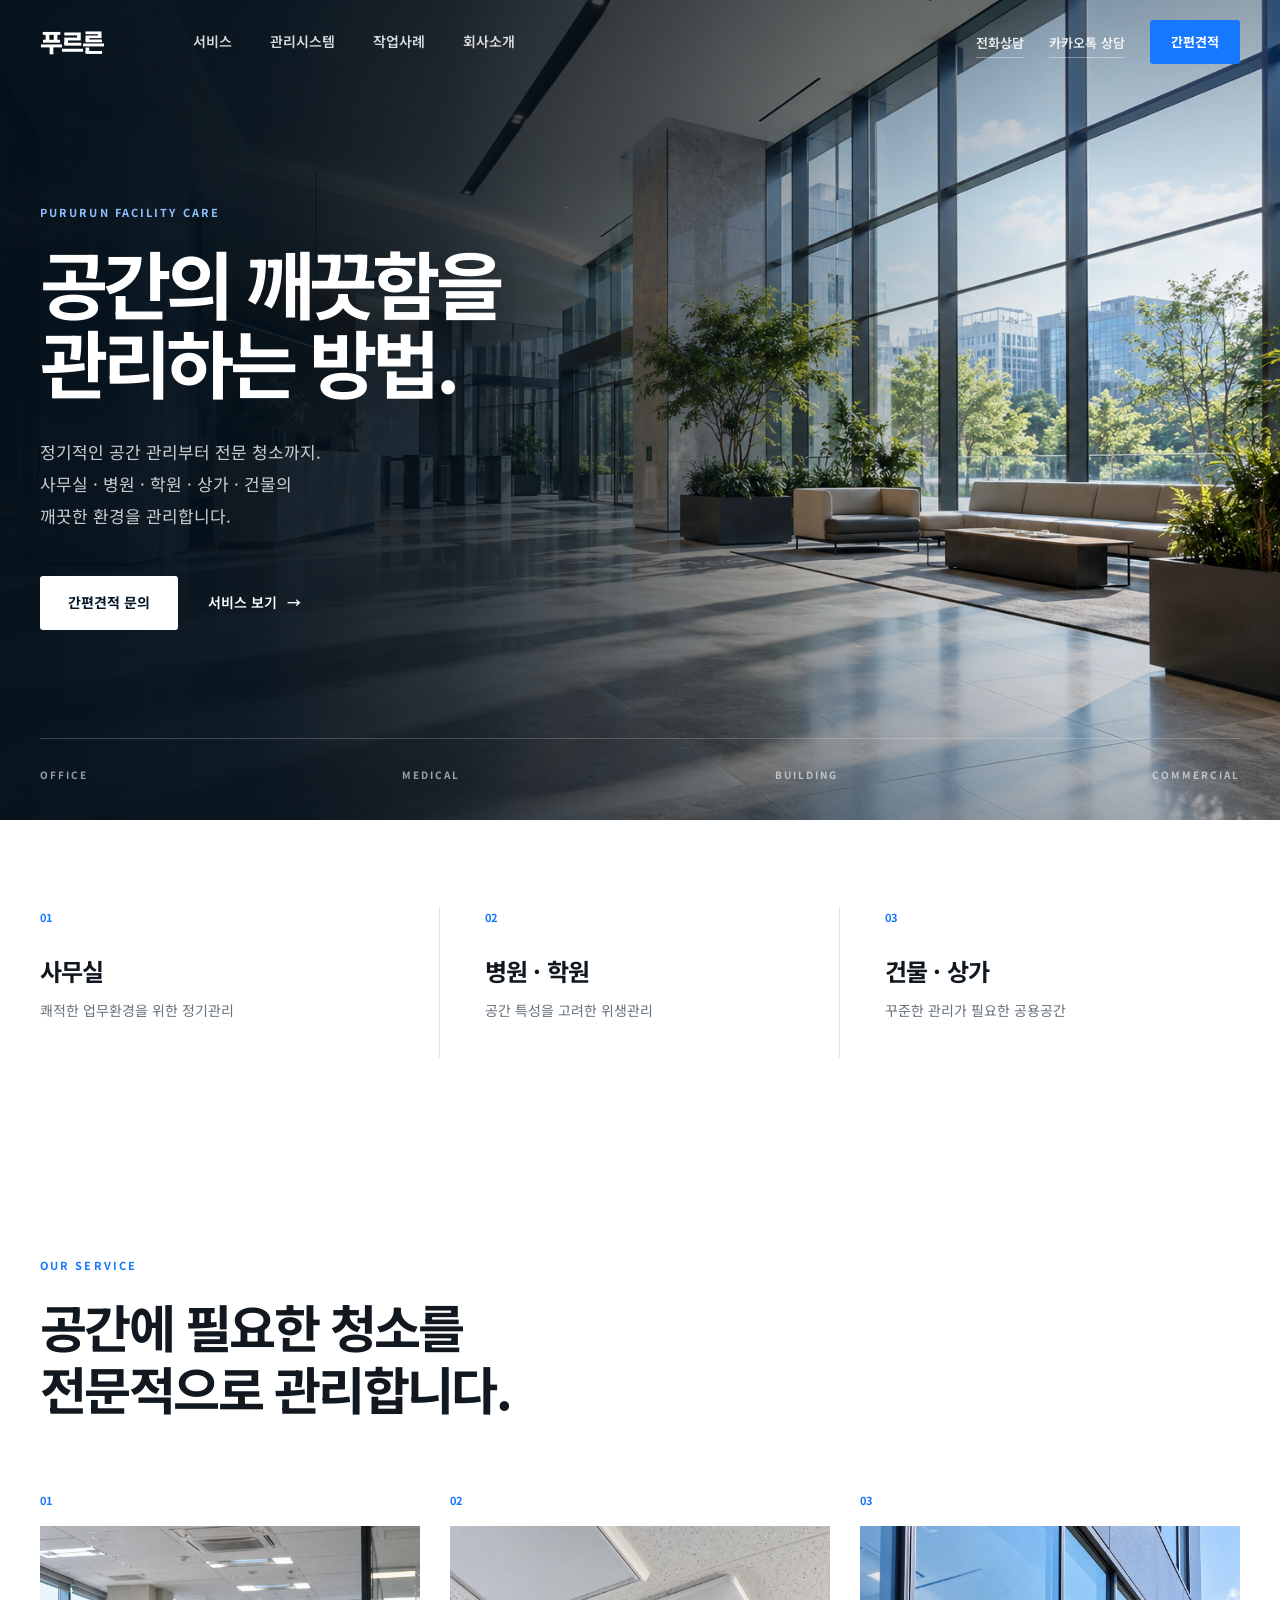
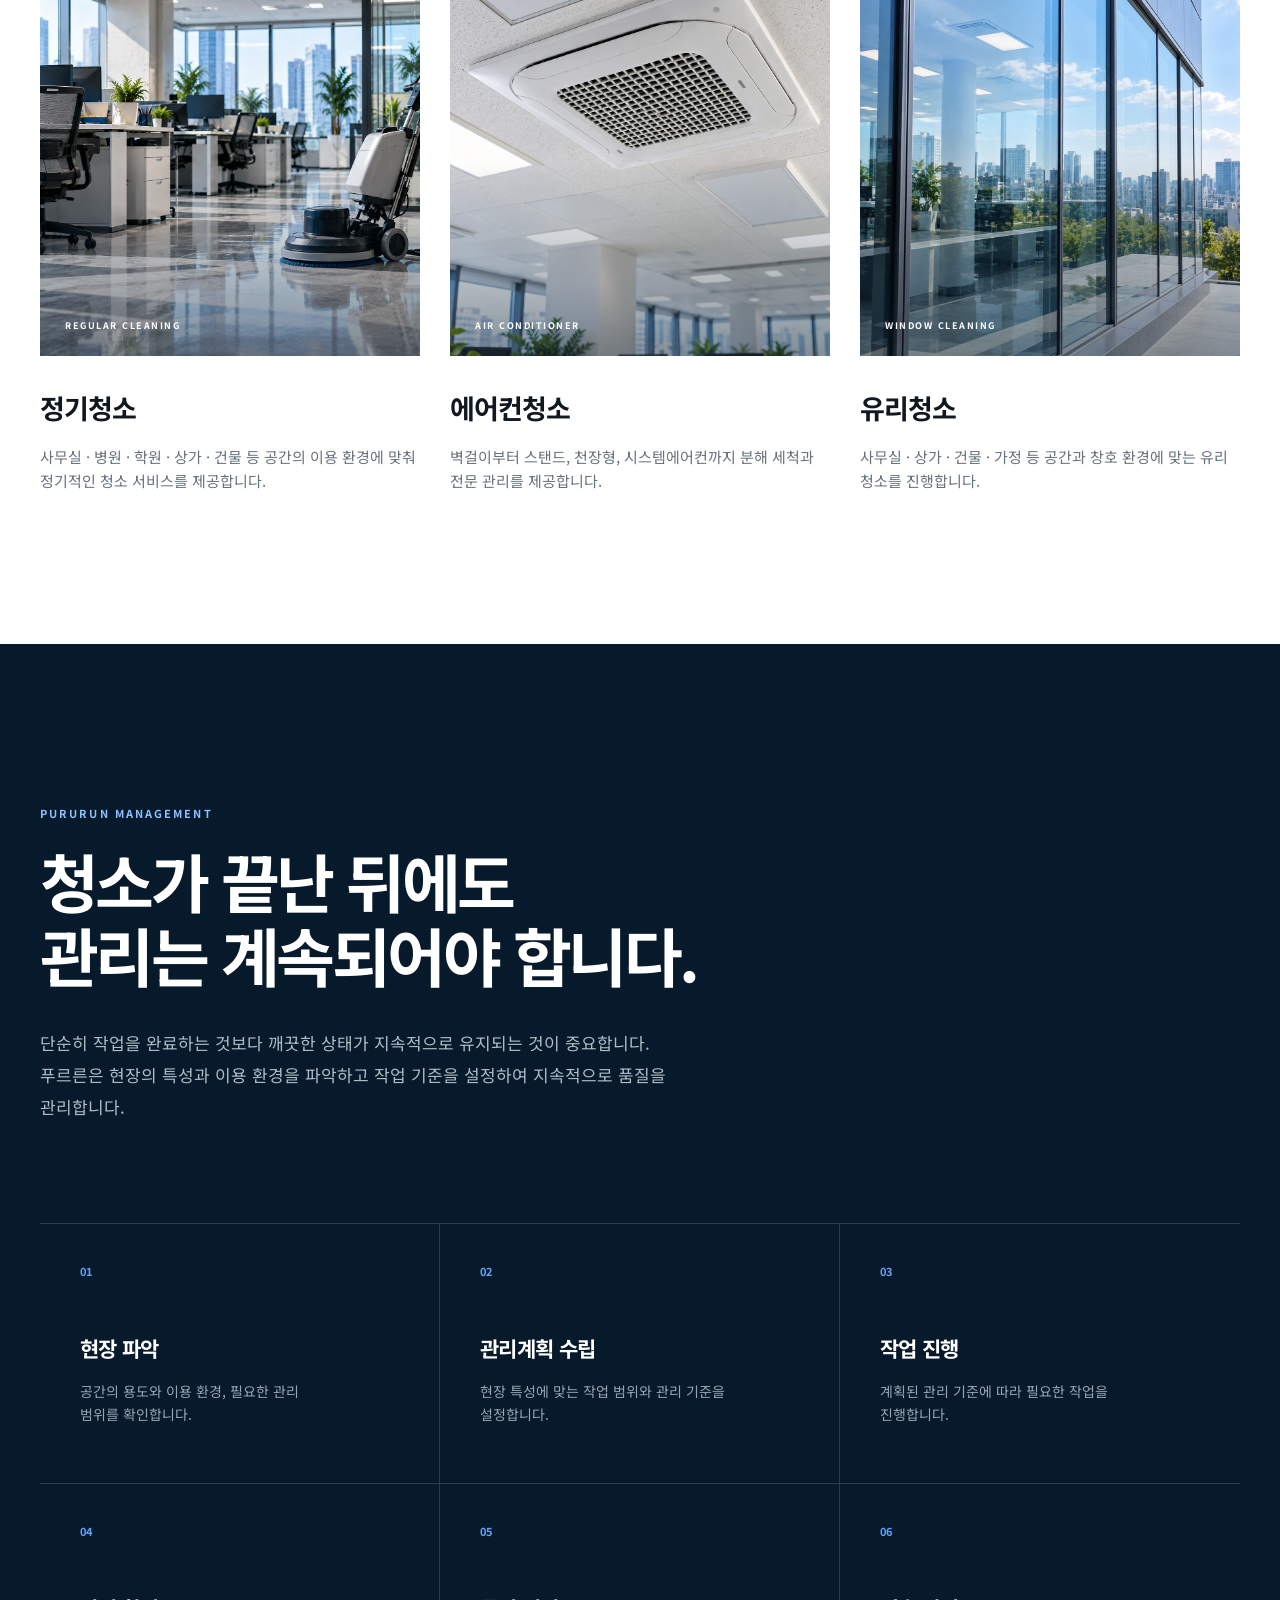
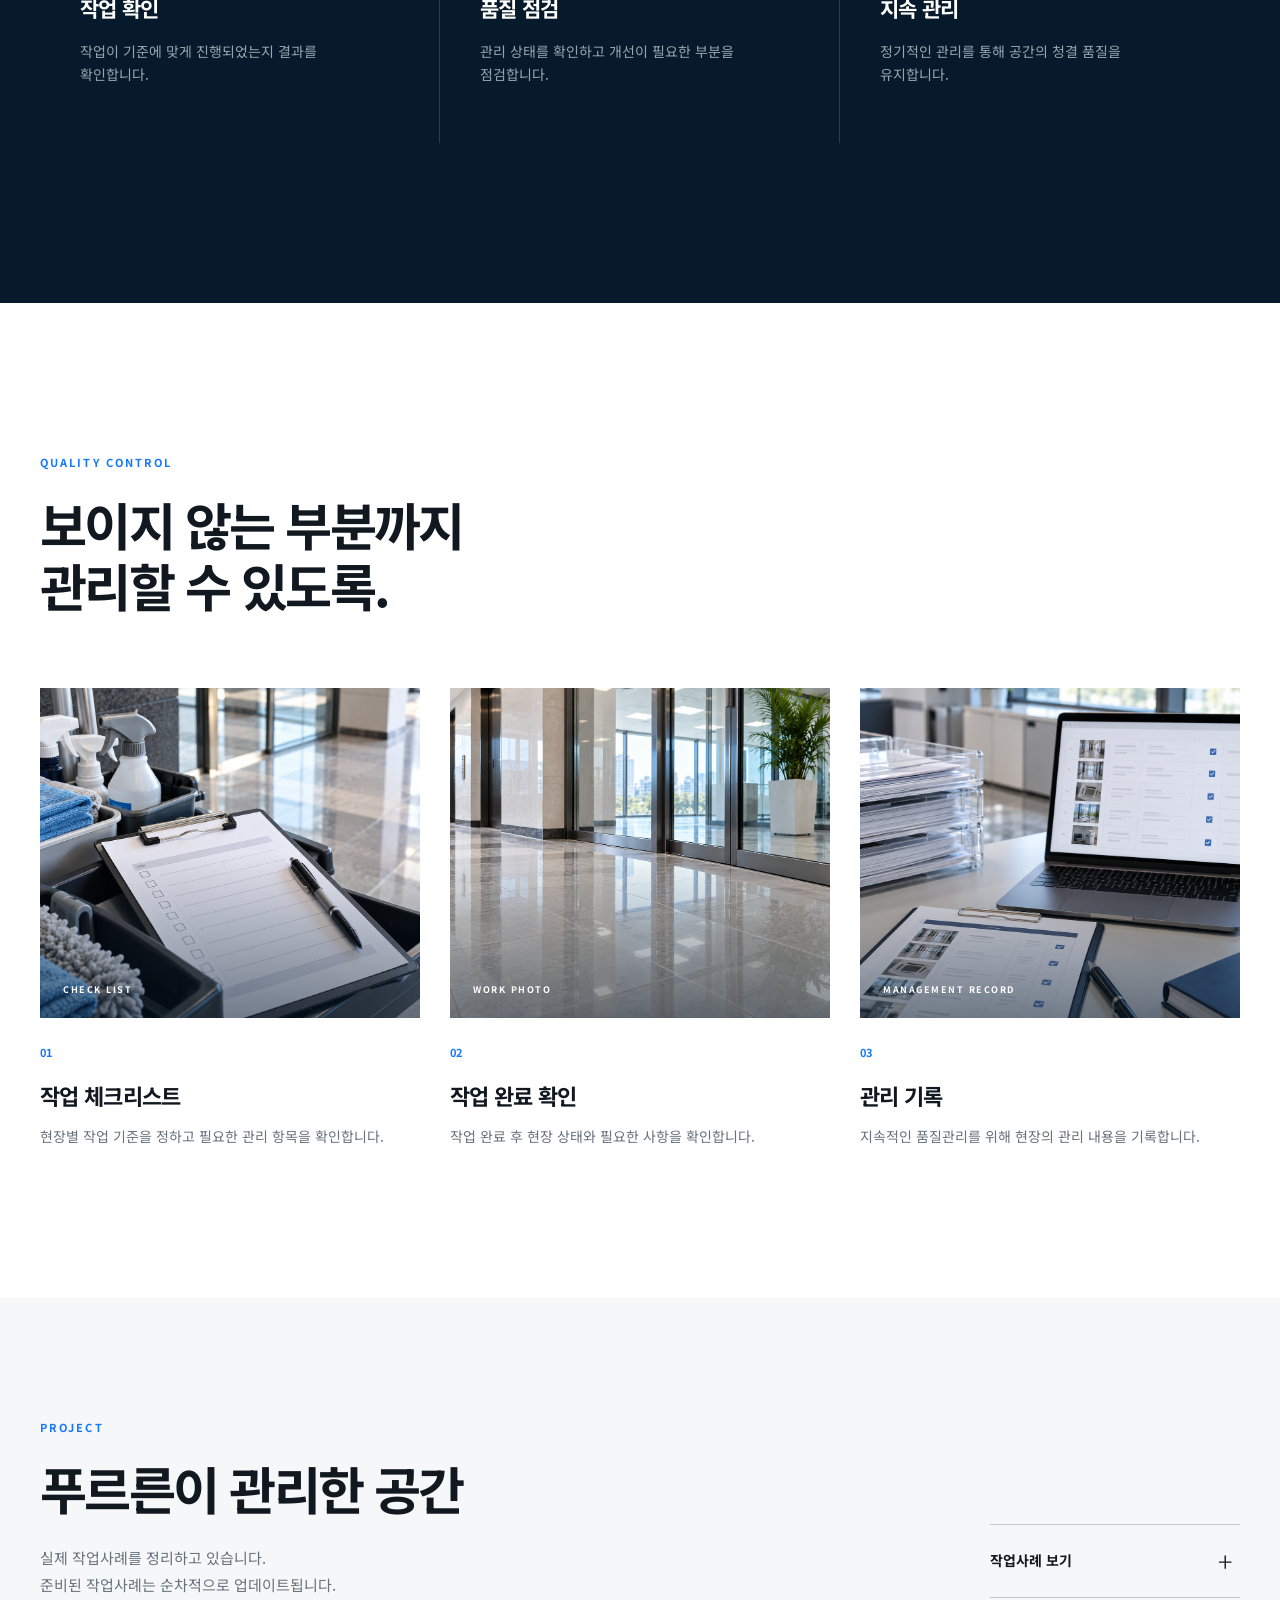
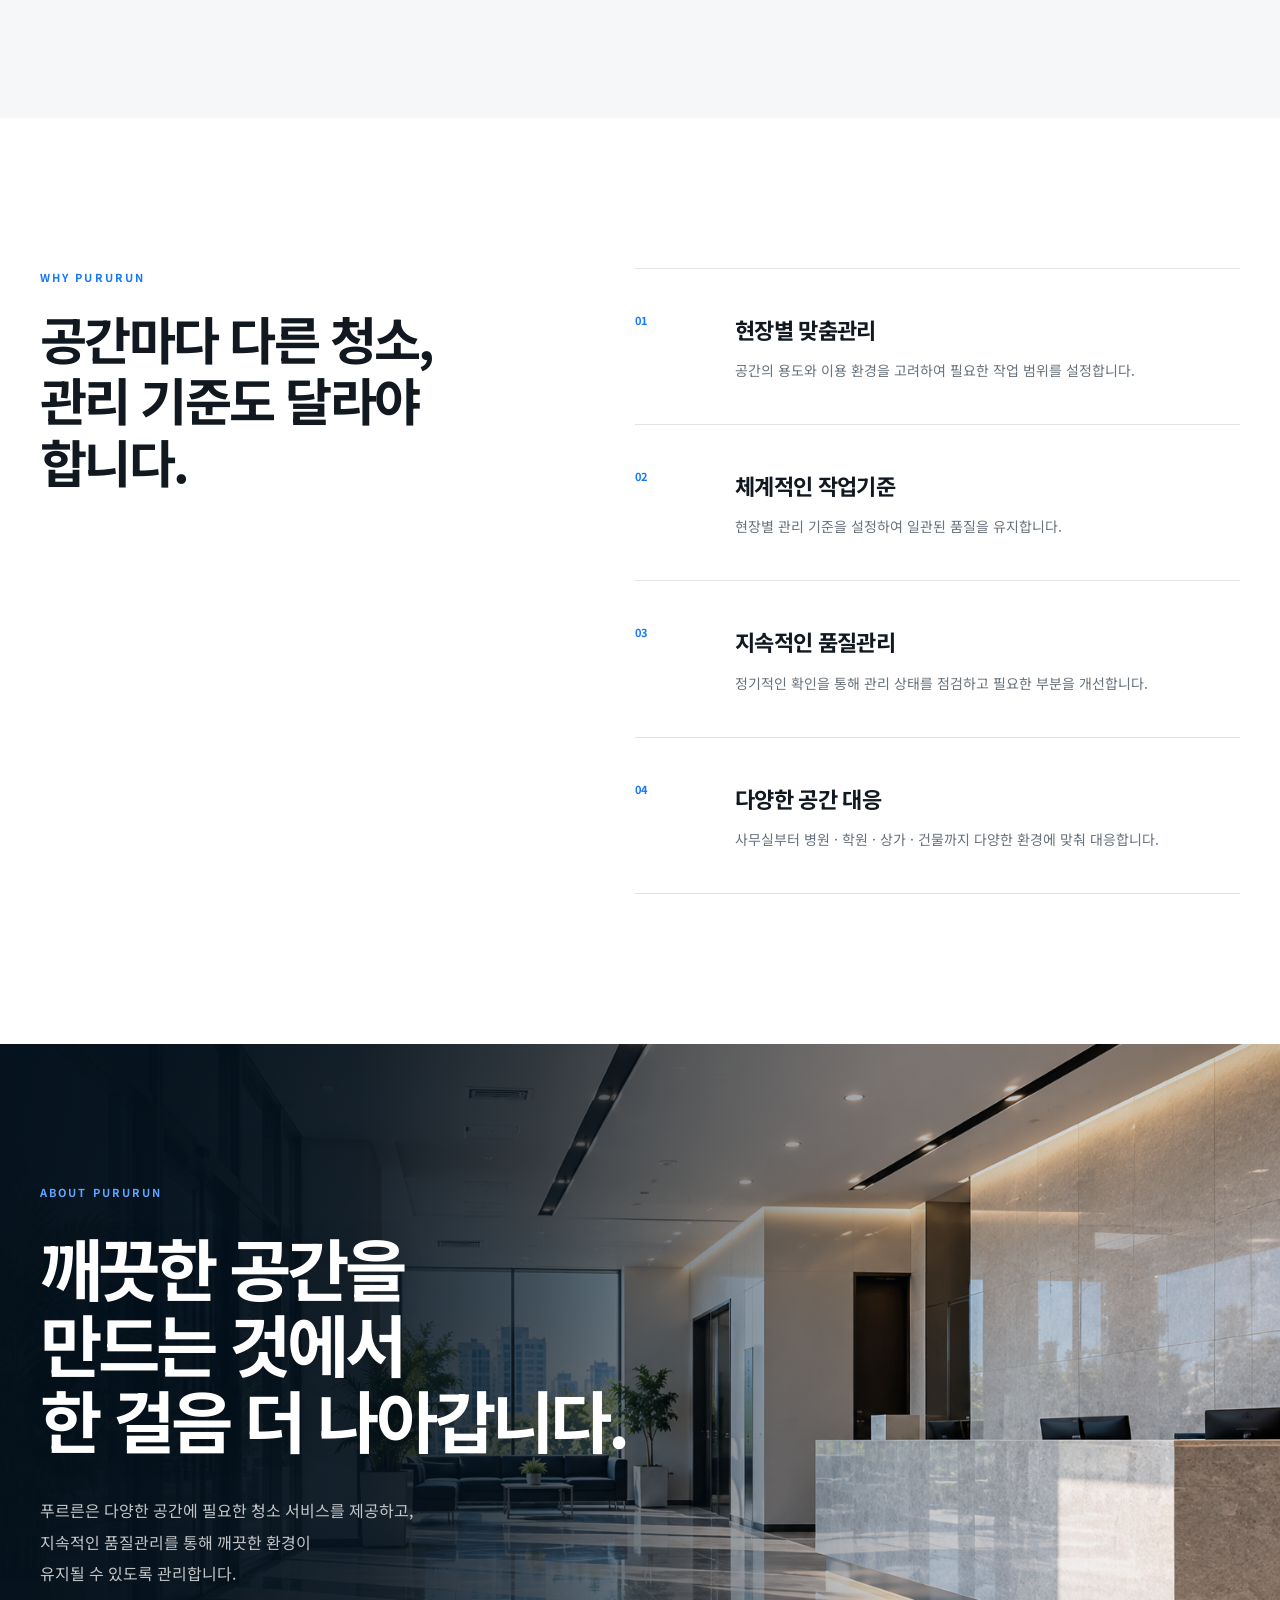
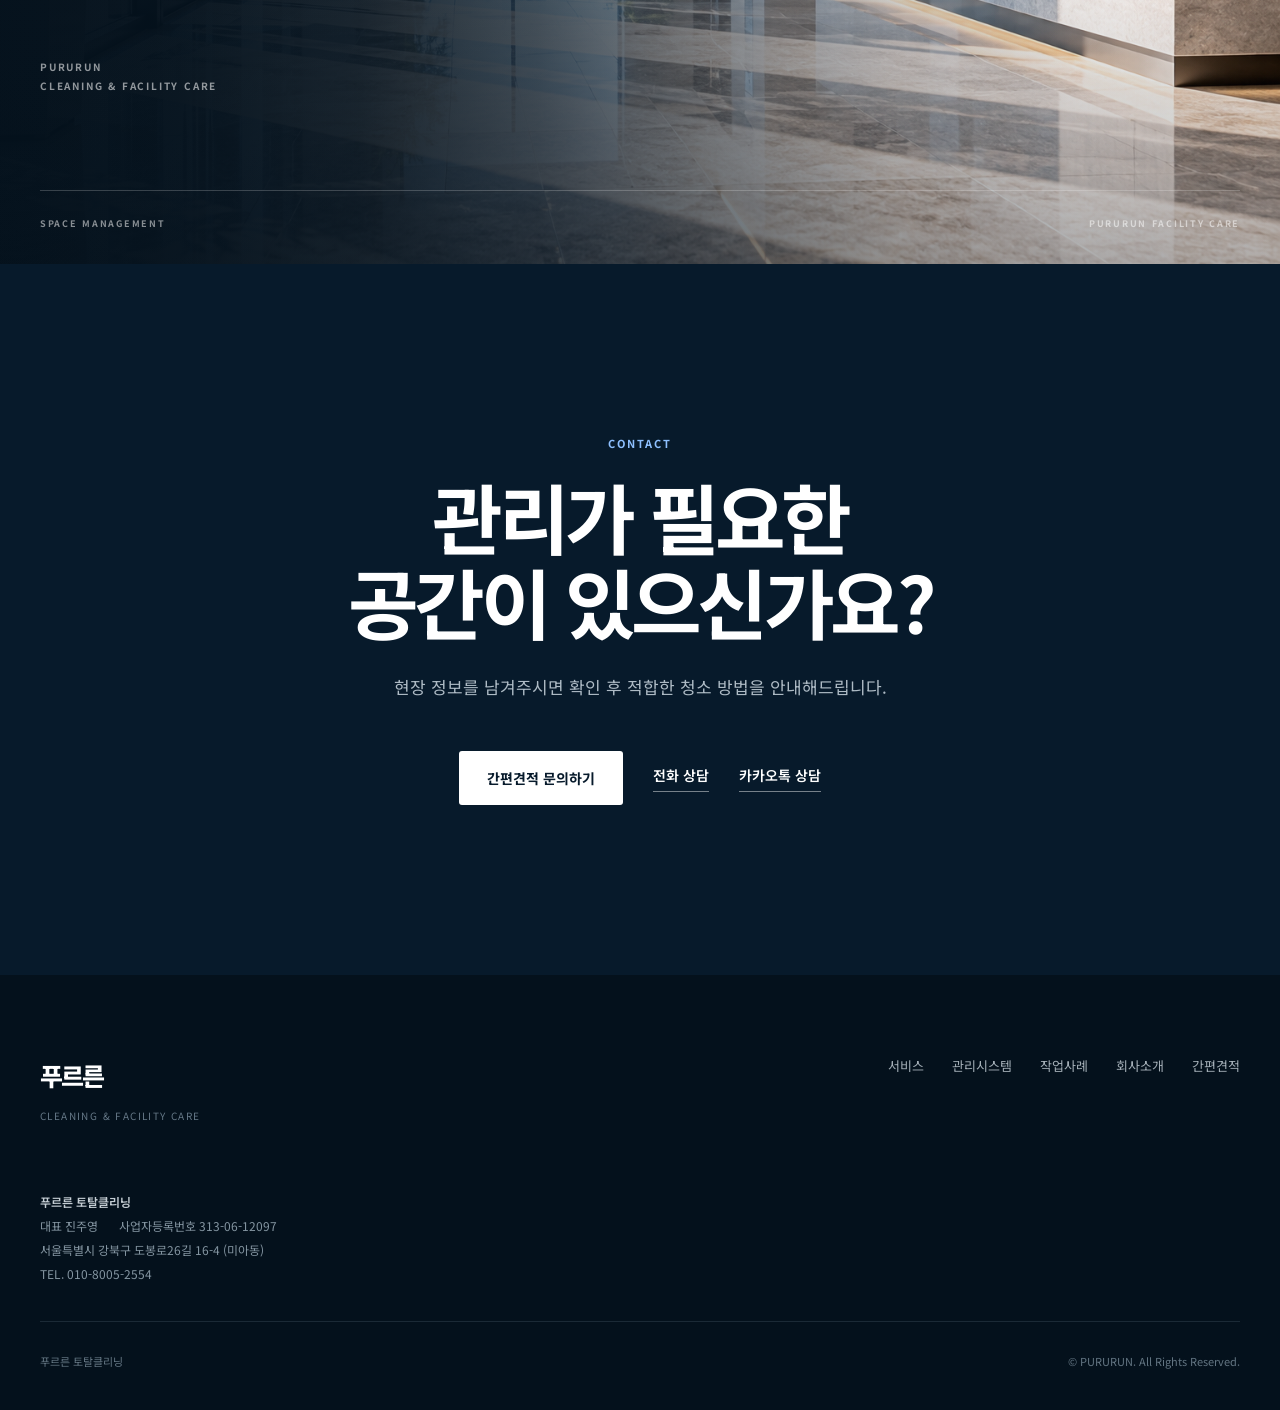
<file: index.html>
<!DOCTYPE html>

<html lang="ko">

<head>

  <meta charset="UTF-8">

  <meta

    name="viewport"

    content="width=device-width, initial-scale=1.0"

  >

  <title>푸르른 토탈클리닝 | 서울 정기청소·에어컨청소·유리청소</title>

  <meta

    name="description"

    content="서울 사무실, 병원, 학원, 상가, 건물 정기청소부터 에어컨청소와 유리청소까지. 공간의 깨끗함을 지속적으로 관리하는 푸르른 토탈클리닝입니다."

  >

  <meta name="naver-site-verification" content="2902580b7b8e02a851f607229c8a6378b7c3b2f5">

  <meta

    name="robots"

    content="index, follow, max-image-preview:large"

  >

  <link rel="canonical" href="https://pururun.kr/">

  <meta property="og:locale" content="ko_KR">

  <meta property="og:type" content="website">

  <meta property="og:site_name" content="푸르른 토탈클리닝">

  <meta property="og:title" content="푸르른 토탈클리닝 | 서울 정기청소·에어컨청소·유리청소">

  <meta

    property="og:description"

    content="정기적인 공간 관리부터 전문 청소까지. 사무실 · 병원 · 학원 · 상가 · 건물의 깨끗한 환경을 관리합니다."

  >

  <meta property="og:url" content="https://pururun.kr/">

  <meta property="og:image" content="https://pururun.kr/images/hero-office.png">

  <meta property="og:image:alt" content="푸르른 토탈클리닝이 관리하는 깨끗한 업무 공간">

  <meta name="twitter:card" content="summary_large_image">

  <meta name="twitter:title" content="푸르른 토탈클리닝 | 서울 정기청소·에어컨청소·유리청소">

  <meta

    name="twitter:description"

    content="정기적인 공간 관리부터 전문 청소까지. 사무실 · 병원 · 학원 · 상가 · 건물의 깨끗한 환경을 관리합니다."

  >

  <meta name="twitter:image" content="https://pururun.kr/images/hero-office.png">

  <!-- 푸르른 파비콘 -->
  <link rel="icon" href="/favicon.ico?v=2" sizes="any">
  <link rel="icon" type="image/png" sizes="512x512" href="/favicon-512.png?v=2">
  <link rel="apple-touch-icon" href="/apple-touch-icon.png?v=2">

  <link rel="stylesheet" href="css/style.css">

  <script type="application/ld+json">

  {

    "@context": "https://schema.org",

    "@type": "LocalBusiness",

    "name": "푸르른 토탈클리닝",

    "url": "https://pururun.kr/",

    "image": "https://pururun.kr/images/hero-office.png",

    "telephone": "+82-10-8005-2554",

    "description": "서울 사무실, 병원, 학원, 상가, 건물 정기청소와 에어컨청소, 유리청소를 제공하는 전문 청소·공간관리 업체입니다.",

    "address": {

      "@type": "PostalAddress",

      "streetAddress": "도봉로26길 16-4",

      "addressLocality": "강북구",

      "addressRegion": "서울특별시",

      "addressCountry": "KR"

    },

    "areaServed": {

      "@type": "AdministrativeArea",

      "name": "서울특별시"

    },

    "hasOfferCatalog": {

      "@type": "OfferCatalog",

      "name": "청소 서비스",

      "itemListElement": [

        {

          "@type": "Offer",

          "itemOffered": {

            "@type": "Service",

            "name": "정기청소"

          }

        },

        {

          "@type": "Offer",

          "itemOffered": {

            "@type": "Service",

            "name": "에어컨청소"

          }

        },

        {

          "@type": "Offer",

          "itemOffered": {

            "@type": "Service",

            "name": "유리청소"

          }

        }

      ]

    }

  }

  </script>

</head>

<body>

  <!-- HEADER -->

  <header class="header" id="header">

    <div class="header-inner">

      <a href="/" class="wordmark">

        푸르른

      </a>

      <nav class="desktop-nav">

        <a href="#services">서비스</a>

        <a href="#management">관리시스템</a>

        <a href="#projects">작업사례</a>

        <a href="#about">회사소개</a>

      </nav>

      <div class="header-actions">

        <a

          href="tel:01080052554"

          class="header-consult-link"

        >

          전화상담

        </a>

        <a

          href="https://pf.kakao.com/_WjxfaX"

          class="header-consult-link kakao-link"

          target="_blank"

          rel="noopener noreferrer"

        >

          카카오톡 상담

        </a>

        <a

          href="#"

          class="button button-small quote-link"

        >

          간편견적

        </a>

      </div>

      <button

        class="menu-button"

        id="menuButton"

        aria-label="메뉴 열기"

        aria-expanded="false"

      >

        <span></span>

        <span></span>

      </button>

    </div>

    <div class="mobile-menu" id="mobileMenu">

      <a href="#services">서비스</a>

      <a href="#management">관리시스템</a>

      <a href="#projects">작업사례</a>

      <a href="#about">회사소개</a>

      <a href="#" class="quote-link">간편견적</a>

    </div>

  </header>

  <main>

    <!-- HERO -->

    <section class="hero" id="home">

      <img

        src="images/hero-office.png"

        alt="깨끗하게 관리된 현대적인 업무 공간"

        class="hero-background"

      >

      <div class="hero-overlay"></div>

      <div class="hero-content">

        <div class="hero-copy reveal">

          <p class="eyebrow hero-eyebrow">

            PURURUN FACILITY CARE

          </p>

          <h1>

            공간의 깨끗함을<br>

            관리하는 방법.

          </h1>

          <p class="hero-description">

            정기적인 공간 관리부터 전문 청소까지.<br>

            사무실 · 병원 · 학원 · 상가 · 건물의<br class="desktop-break">

            깨끗한 환경을 관리합니다.

          </p>

          <div class="hero-buttons">

            <a

              href="#"

              class="button button-light quote-link"

            >

              간편견적 문의

            </a>

            <a href="#services" class="text-link">

              서비스 보기

              <span>→</span>

            </a>

          </div>

        </div>

      </div>

      <div class="hero-bottom">

        <span>OFFICE</span>

        <span>MEDICAL</span>

        <span>BUILDING</span>

        <span>COMMERCIAL</span>

      </div>

    </section>

    <!-- TARGET SPACES -->

    <section class="space-strip">

      <div class="space-item">

        <span>01</span>

        <strong>사무실</strong>

        <p>쾌적한 업무환경을 위한 정기관리</p>

      </div>

      <div class="space-item">

        <span>02</span>

        <strong>병원 · 학원</strong>

        <p>공간 특성을 고려한 위생관리</p>

      </div>

      <div class="space-item">

        <span>03</span>

        <strong>건물 · 상가</strong>

        <p>꾸준한 관리가 필요한 공용공간</p>

      </div>

    </section>

    <!-- SERVICES -->

    <section class="section services" id="services">

      <div class="section-heading reveal">

        <p class="eyebrow">

          OUR SERVICE

        </p>

        <h2>

          공간에 필요한 청소를<br>

          전문적으로 관리합니다.

        </h2>

      </div>

      <div class="service-grid">

        <a href="regular-cleaning.html" class="service-card service-card-link reveal" aria-label="사무실·사업장 정기청소 자세히 보기">

          <div class="service-number">01</div>

          <div class="service-image">

            <img

              src="images/service-regular.png"

              alt="깨끗하게 관리된 업무 공간"

            >

            <div class="service-image-overlay"></div>

            <span>REGULAR CLEANING</span>

          </div>

          <h3>정기청소</h3>

          <p>

            사무실 · 병원 · 학원 · 상가 · 건물 등

            공간의 이용 환경에 맞춰 정기적인

            청소 서비스를 제공합니다.

          </p>

        </a>

        <a href="aircon-cleaning.html" class="service-card service-card-link reveal" aria-label="에어컨 분해청소 자세히 보기">

          <div class="service-number">02</div>

          <div class="service-image">

            <img

              src="images/service-aircon.png"

              alt="천장형 시스템 에어컨"

            >

            <div class="service-image-overlay"></div>

            <span>AIR CONDITIONER</span>

          </div>

          <h3>에어컨청소</h3>

          <p>

            벽걸이부터 스탠드, 천장형,

            시스템에어컨까지 분해 세척과

            전문 관리를 제공합니다.

          </p>

        </a>

        <a href="window-cleaning.html" class="service-card service-card-link reveal" aria-label="유리청소 자세히 보기">

          <div class="service-number">03</div>

          <div class="service-image">

            <img

              src="images/service-window.png"

              alt="깨끗하게 관리된 상업시설 유리"

            >

            <div class="service-image-overlay"></div>

            <span>WINDOW CLEANING</span>

          </div>

          <h3>유리청소</h3>

          <p>

            사무실 · 상가 · 건물 · 가정 등

            공간과 창호 환경에 맞는

            유리 청소를 진행합니다.

          </p>

        </a>

      </div>

    </section>

    <!--

      MORE SERVICE

      현재 비공개 상태

    -->

    <!-- MANAGEMENT -->

    <section class="management" id="management">

      <div class="management-inner">

        <div class="management-heading reveal">

          <p class="eyebrow hero-eyebrow">

            PURURUN MANAGEMENT

          </p>

          <h2>

            청소가 끝난 뒤에도<br>

            관리는 계속되어야 합니다.

          </h2>

          <p>

            단순히 작업을 완료하는 것보다

            깨끗한 상태가 지속적으로 유지되는 것이 중요합니다.

            푸르른은 현장의 특성과 이용 환경을 파악하고

            작업 기준을 설정하여 지속적으로 품질을 관리합니다.

          </p>

        </div>

        <div class="management-grid">

          <div class="management-step reveal">

            <span>01</span>

            <h3>현장 파악</h3>

            <p>

              공간의 용도와 이용 환경,

              필요한 관리 범위를 확인합니다.

            </p>

          </div>

          <div class="management-step reveal">

            <span>02</span>

            <h3>관리계획 수립</h3>

            <p>

              현장 특성에 맞는 작업 범위와

              관리 기준을 설정합니다.

            </p>

          </div>

          <div class="management-step reveal">

            <span>03</span>

            <h3>작업 진행</h3>

            <p>

              계획된 관리 기준에 따라

              필요한 작업을 진행합니다.

            </p>

          </div>

          <div class="management-step reveal">

            <span>04</span>

            <h3>작업 확인</h3>

            <p>

              작업이 기준에 맞게 진행되었는지

              결과를 확인합니다.

            </p>

          </div>

          <div class="management-step reveal">

            <span>05</span>

            <h3>품질 점검</h3>

            <p>

              관리 상태를 확인하고

              개선이 필요한 부분을 점검합니다.

            </p>

          </div>

          <div class="management-step reveal">

            <span>06</span>

            <h3>지속 관리</h3>

            <p>

              정기적인 관리를 통해

              공간의 청결 품질을 유지합니다.

            </p>

          </div>

        </div>

      </div>

    </section>

    <!-- QUALITY CONTROL -->

    <section class="section proof">

      <div class="section-heading reveal">

        <p class="eyebrow">

          QUALITY CONTROL

        </p>

        <h2>

          보이지 않는 부분까지<br>

          관리할 수 있도록.

        </h2>

      </div>

      <div class="proof-grid">

        <article class="proof-item reveal">

          <div class="proof-visual">

            <img

              src="images/quality-check.png"

              alt="현장 관리 체크리스트"

            >

            <div class="proof-image-overlay"></div>

            <span>CHECK LIST</span>

          </div>

          <span class="proof-number">01</span>

          <h3>작업 체크리스트</h3>

          <p>

            현장별 작업 기준을 정하고

            필요한 관리 항목을 확인합니다.

          </p>

        </article>

        <article class="proof-item reveal">

          <div class="proof-visual">

            <img

              src="images/quality-photo.png"

              alt="깨끗하게 관리된 공간의 작업 완료 상태"

            >

            <div class="proof-image-overlay"></div>

            <span>WORK PHOTO</span>

          </div>

          <span class="proof-number">02</span>

          <h3>작업 완료 확인</h3>

          <p>

            작업 완료 후 현장 상태와

            필요한 사항을 확인합니다.

          </p>

        </article>

        <article class="proof-item reveal">

          <div class="proof-visual">

            <img

              src="images/quality-record.png"

              alt="현장 관리 기록 시스템"

            >

            <div class="proof-image-overlay"></div>

            <span>MANAGEMENT RECORD</span>

          </div>

          <span class="proof-number">03</span>

          <h3>관리 기록</h3>

          <p>

            지속적인 품질관리를 위해

            현장의 관리 내용을 기록합니다.

          </p>

        </article>

      </div>

    </section>

    <!-- PROJECT -->

    <section class="projects" id="projects">

      <div class="projects-inner">

        <div class="project-ready reveal">

          <div class="project-ready-copy">

            <p class="eyebrow">

              PROJECT

            </p>

            <h2>

              푸르른이 관리한 공간

            </h2>

            <p>

              실제 작업사례를 정리하고 있습니다.<br>

              준비된 작업사례는 순차적으로 업데이트됩니다.

            </p>

          </div>

          <button

            type="button"

            class="project-toggle"

            id="projectToggle"

            aria-expanded="false"

            aria-controls="projectContent"

          >

            <span class="project-toggle-label">

              작업사례 보기

            </span>

            <span

              class="project-toggle-icon"

              aria-hidden="true"

            >

              +

            </span>

          </button>

        </div>

        <div

          class="project-content"

          id="projectContent"

          aria-hidden="true"

        >

          <div class="project-grid">

            <article class="project-card">

              <div class="project-placeholder">

                <span>PROJECT 01</span>

                <strong>

                  UPDATE PREPARING

                </strong>

                <p>

                  작업사례 업데이트 준비 중

                </p>

              </div>

              <div class="project-meta">

                <span>OFFICE</span>

                <span>01</span>

              </div>

              <h3>

                사무실 정기관리

              </h3>

              <p class="project-description">

                실제 푸르른 작업사진과

                현장 정보를 업데이트할 예정입니다.

              </p>

            </article>

            <article class="project-card">

              <div class="project-placeholder">

                <span>PROJECT 02</span>

                <strong>

                  UPDATE PREPARING

                </strong>

                <p>

                  작업사례 업데이트 준비 중

                </p>

              </div>

              <div class="project-meta">

                <span>AIR CONDITIONER</span>

                <span>02</span>

              </div>

              <h3>

                에어컨 분해청소

              </h3>

              <p class="project-description">

                실제 푸르른 작업사진과

                현장 정보를 업데이트할 예정입니다.

              </p>

            </article>

            <article class="project-card">

              <div class="project-placeholder">

                <span>PROJECT 03</span>

                <strong>

                  UPDATE PREPARING

                </strong>

                <p>

                  작업사례 업데이트 준비 중

                </p>

              </div>

              <div class="project-meta">

                <span>WINDOW</span>

                <span>03</span>

              </div>

              <h3>

                상가 유리 청소

              </h3>

              <p class="project-description">

                실제 푸르른 작업사진과

                현장 정보를 업데이트할 예정입니다.

              </p>

            </article>

          </div>

        </div>

      </div>

    </section>

    <!-- WHY PURURUN -->

    <section class="section why">

      <div class="why-layout">

        <div class="why-heading reveal">

          <p class="eyebrow">

            WHY PURURUN

          </p>

          <h2>

            공간마다 다른 청소,<br>

            관리 기준도 달라야 합니다.

          </h2>

        </div>

        <div class="why-list">

          <div class="why-item reveal">

            <span>01</span>

            <div>

              <h3>현장별 맞춤관리</h3>

              <p>

                공간의 용도와 이용 환경을 고려하여

                필요한 작업 범위를 설정합니다.

              </p>

            </div>

          </div>

          <div class="why-item reveal">

            <span>02</span>

            <div>

              <h3>체계적인 작업기준</h3>

              <p>

                현장별 관리 기준을 설정하여

                일관된 품질을 유지합니다.

              </p>

            </div>

          </div>

          <div class="why-item reveal">

            <span>03</span>

            <div>

              <h3>지속적인 품질관리</h3>

              <p>

                정기적인 확인을 통해 관리 상태를 점검하고

                필요한 부분을 개선합니다.

              </p>

            </div>

          </div>

          <div class="why-item reveal">

            <span>04</span>

            <div>

              <h3>다양한 공간 대응</h3>

              <p>

                사무실부터 병원 · 학원 · 상가 · 건물까지

                다양한 환경에 맞춰 대응합니다.

              </p>

            </div>

          </div>

        </div>

      </div>

    </section>

    <!-- ABOUT -->

    <section class="about" id="about">

      <img

        src="images/about-space.png"

        alt="깨끗하게 관리된 현대적인 상업 공간"

        class="about-background"

      >

      <div class="about-overlay"></div>

      <div class="about-content">

        <div class="about-copy reveal">

          <p class="eyebrow about-eyebrow">

            ABOUT PURURUN

          </p>

          <h2>

            깨끗한 공간을<br>

            만드는 것에서<br>

            한 걸음 더 나아갑니다.

          </h2>

          <p class="about-description">

            푸르른은 다양한 공간에 필요한 청소 서비스를 제공하고,<br>

            지속적인 품질관리를 통해 깨끗한 환경이<br>

            유지될 수 있도록 관리합니다.

          </p>

          <strong class="about-signature">

            PURURUN<br>

            CLEANING &amp; FACILITY CARE

          </strong>

        </div>

      </div>

      <div class="about-bottom">

        <span>SPACE MANAGEMENT</span>

        <span>PURURUN FACILITY CARE</span>

      </div>

    </section>

    <!-- CONTACT -->

    <section class="contact" id="contact">

      <div class="contact-inner reveal">

        <p class="eyebrow hero-eyebrow">

          CONTACT

        </p>

        <h2>

          관리가 필요한<br>

          공간이 있으신가요?

        </h2>

        <p>

          현장 정보를 남겨주시면 확인 후

          적합한 청소 방법을 안내해드립니다.

        </p>

        <div class="contact-actions">

          <a

            href="#"

            class="button button-light quote-link"

          >

            간편견적 문의하기

          </a>

          <a

            href="tel:01080052554"

            class="contact-link"

          >

            전화 상담

          </a>

          <a

            href="https://pf.kakao.com/_WjxfaX"

            class="contact-link kakao-link"

            target="_blank"

            rel="noopener noreferrer"

          >

            카카오톡 상담

          </a>

        </div>

      </div>

    </section>

  </main>

  <!-- FOOTER -->

  <footer class="footer">

    <div class="footer-top">

      <div>

        <a href="#home" class="footer-logo">

          푸르른

        </a>

        <p>

          CLEANING &amp; FACILITY CARE

        </p>

      </div>

      <div class="footer-nav">

        <a href="#services">서비스</a>

        <a href="#management">관리시스템</a>

        <a href="#projects">작업사례</a>

        <a href="#about">회사소개</a>

        <a href="#contact">간편견적</a>

      </div>

    </div>

    <div class="footer-business">

      <p>

        <strong>푸르른 토탈클리닝</strong>

      </p>

      <p>

        대표 진주영

        <span>사업자등록번호 313-06-12097</span>

      </p>

      <p>

        서울특별시 강북구 도봉로26길 16-4 (미아동)

      </p>

      <p>

        TEL. 010-8005-2554

      </p>

    </div>

    <div class="footer-bottom">

      <p>

        푸르른 토탈클리닝

      </p>

      <p>

        © PURURUN. All Rights Reserved.

      </p>

    </div>

  </footer>

  <!-- MOBILE ACTION BAR -->

  <div class="mobile-actions">

    <a href="tel:01080052554">

      전화

    </a>

    <a

      href="https://pf.kakao.com/_WjxfaX"

      class="kakao-link"

      target="_blank"

      rel="noopener noreferrer"

    >

      카카오톡

    </a>

    <a href="#" class="quote-link">

      간편견적

    </a>

  </div>

  <script src="js/main.js"></script>

</body>

</html>
</file>
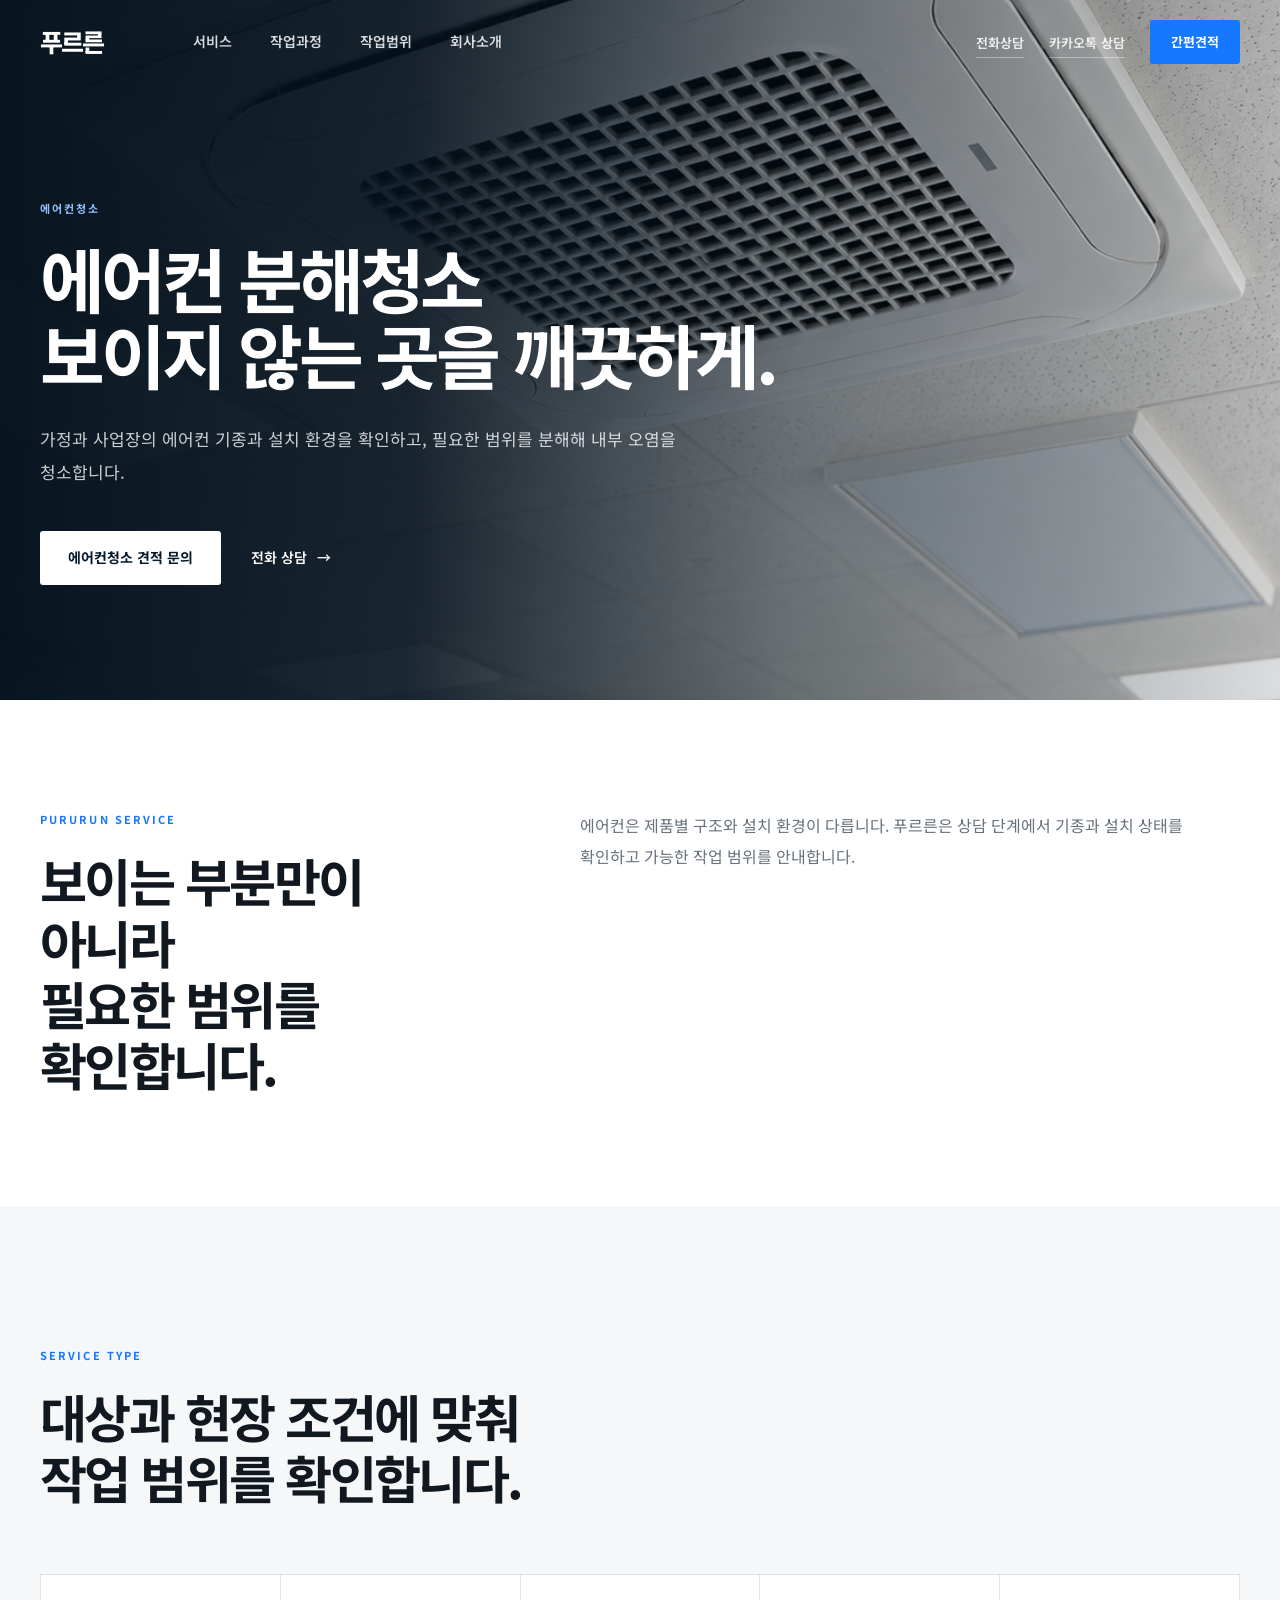
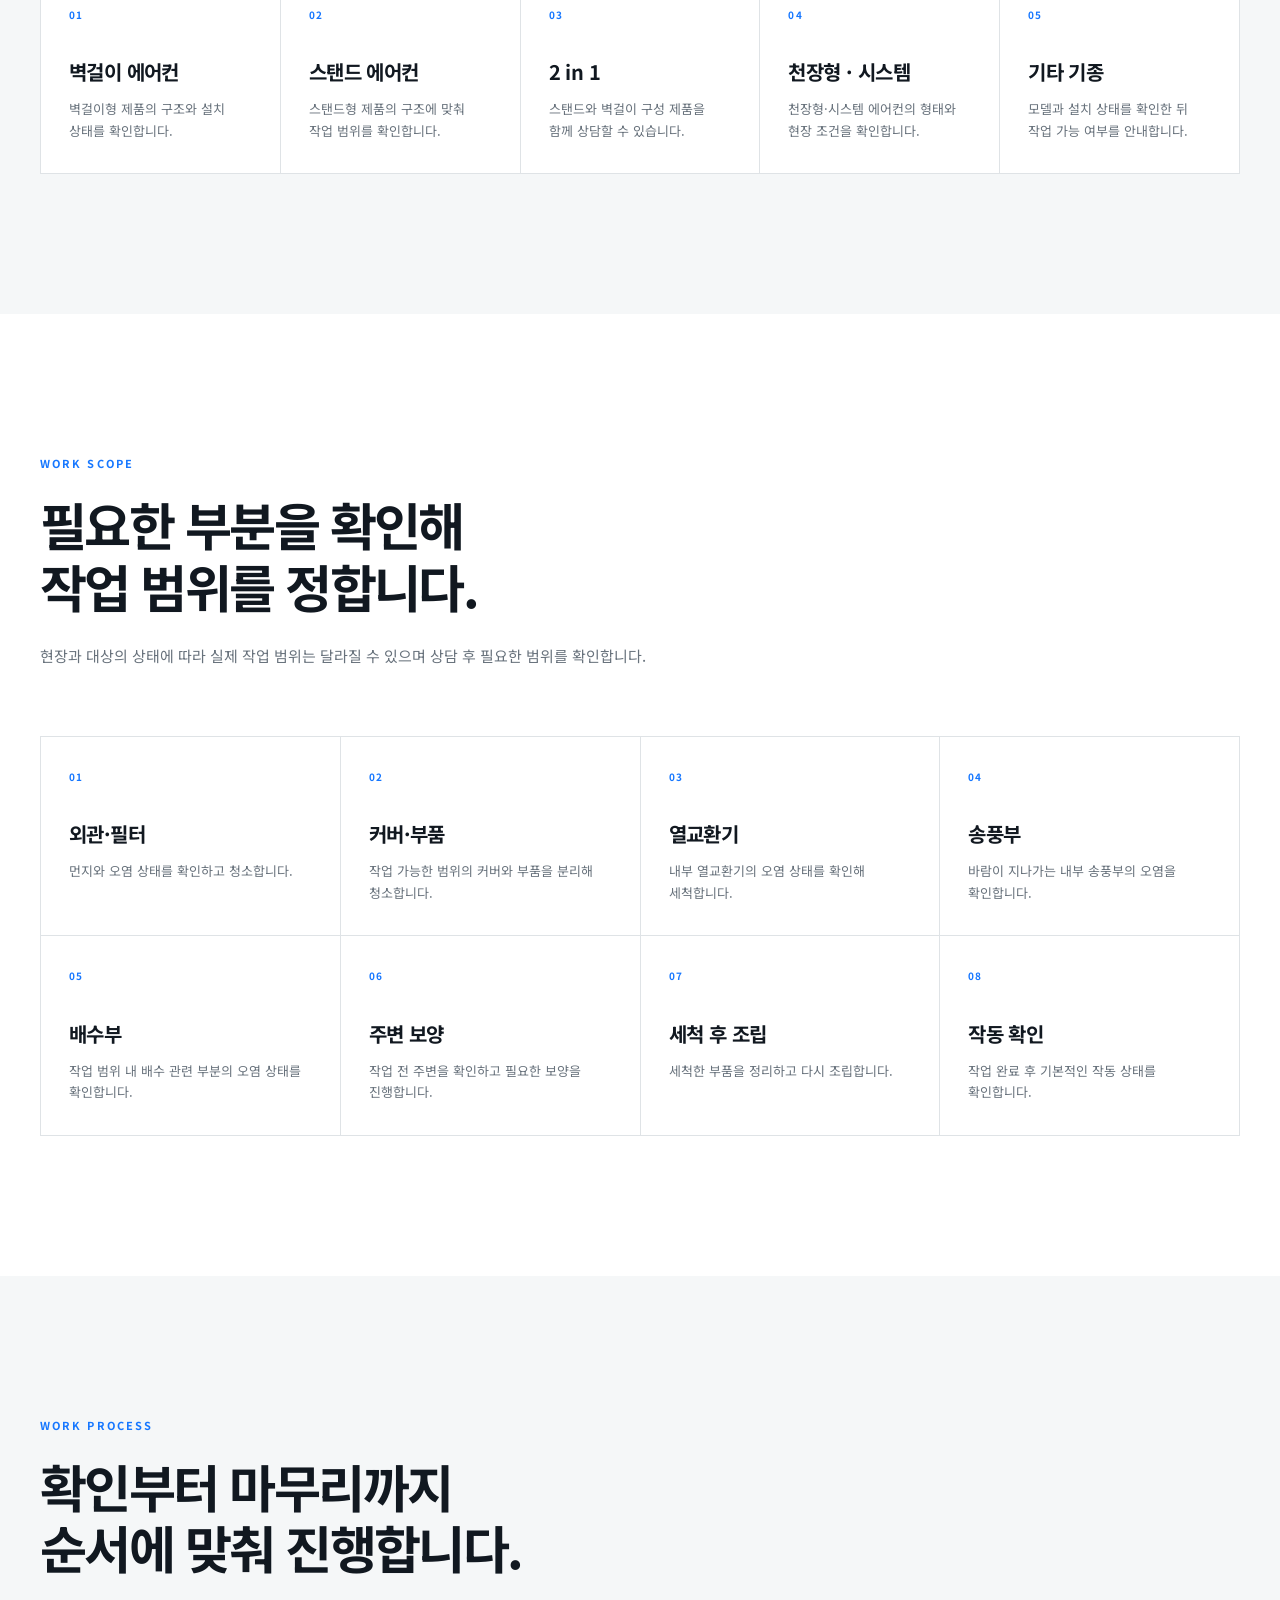
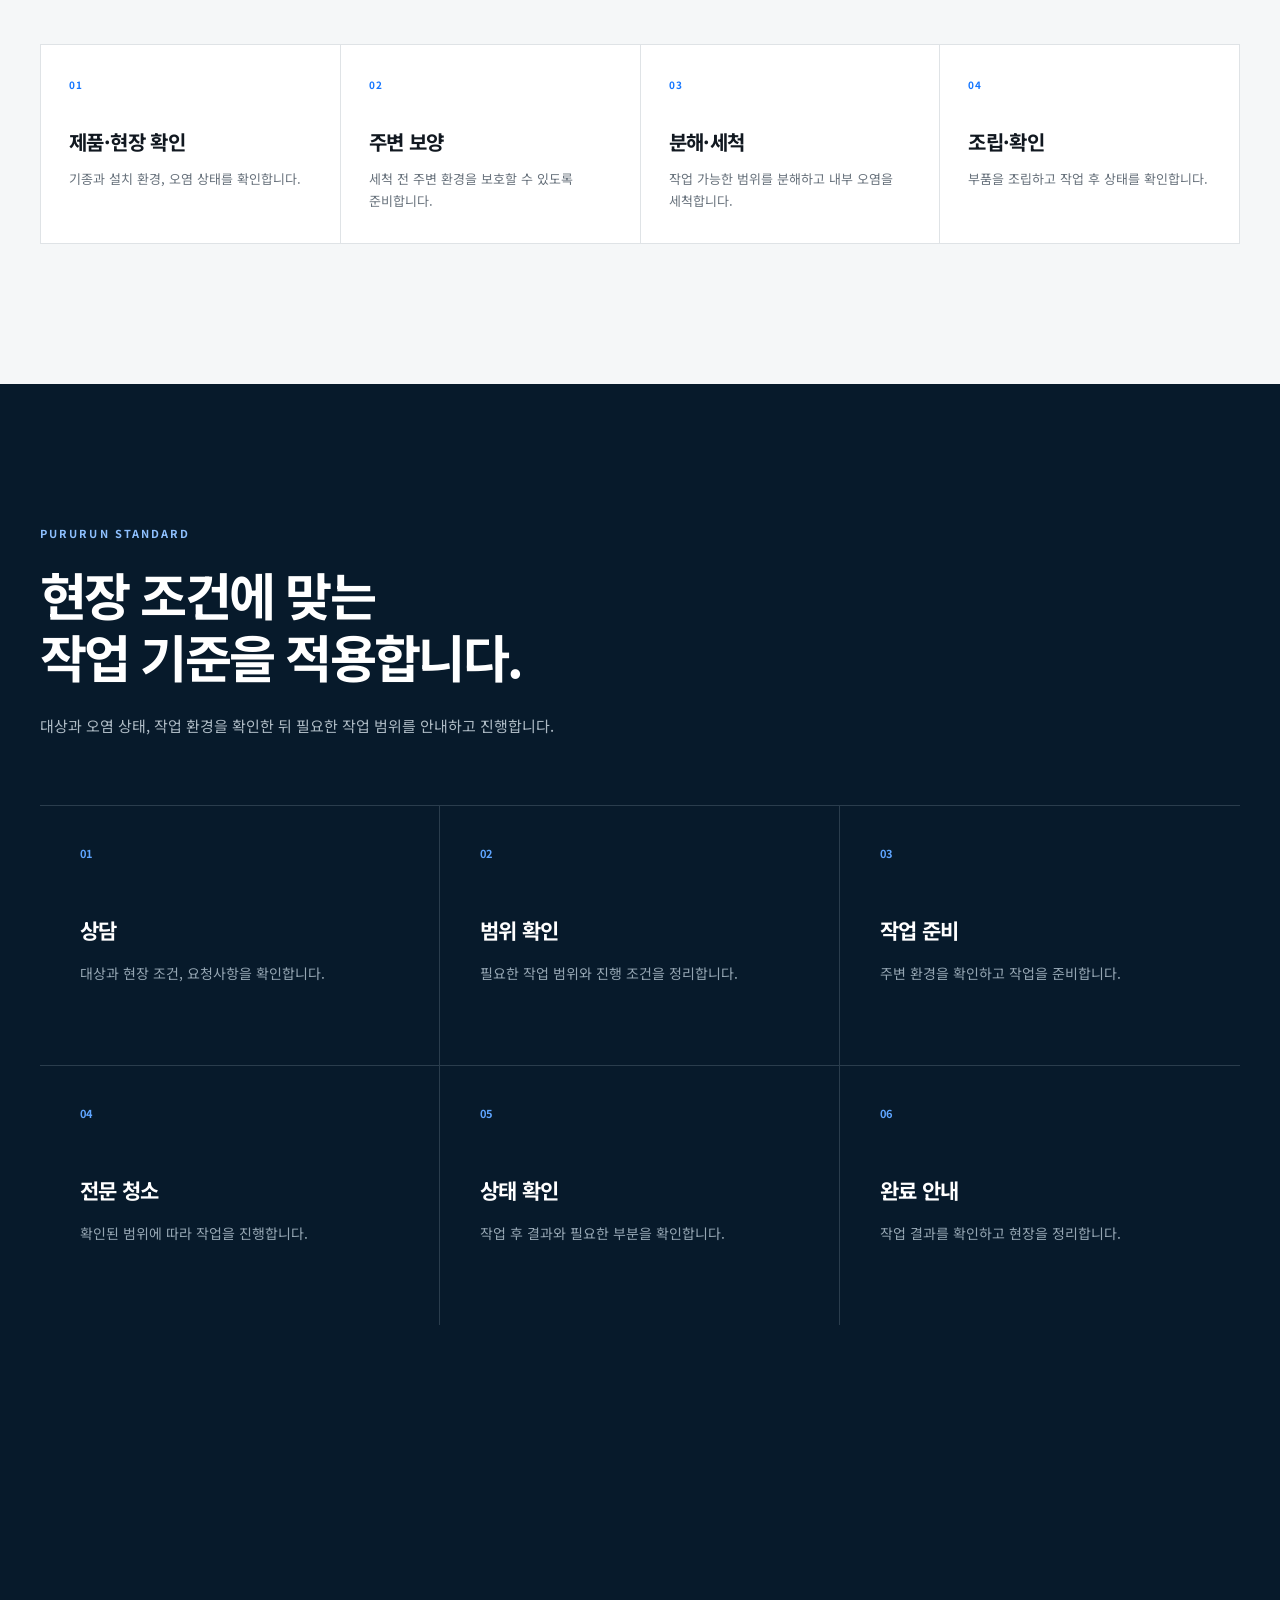
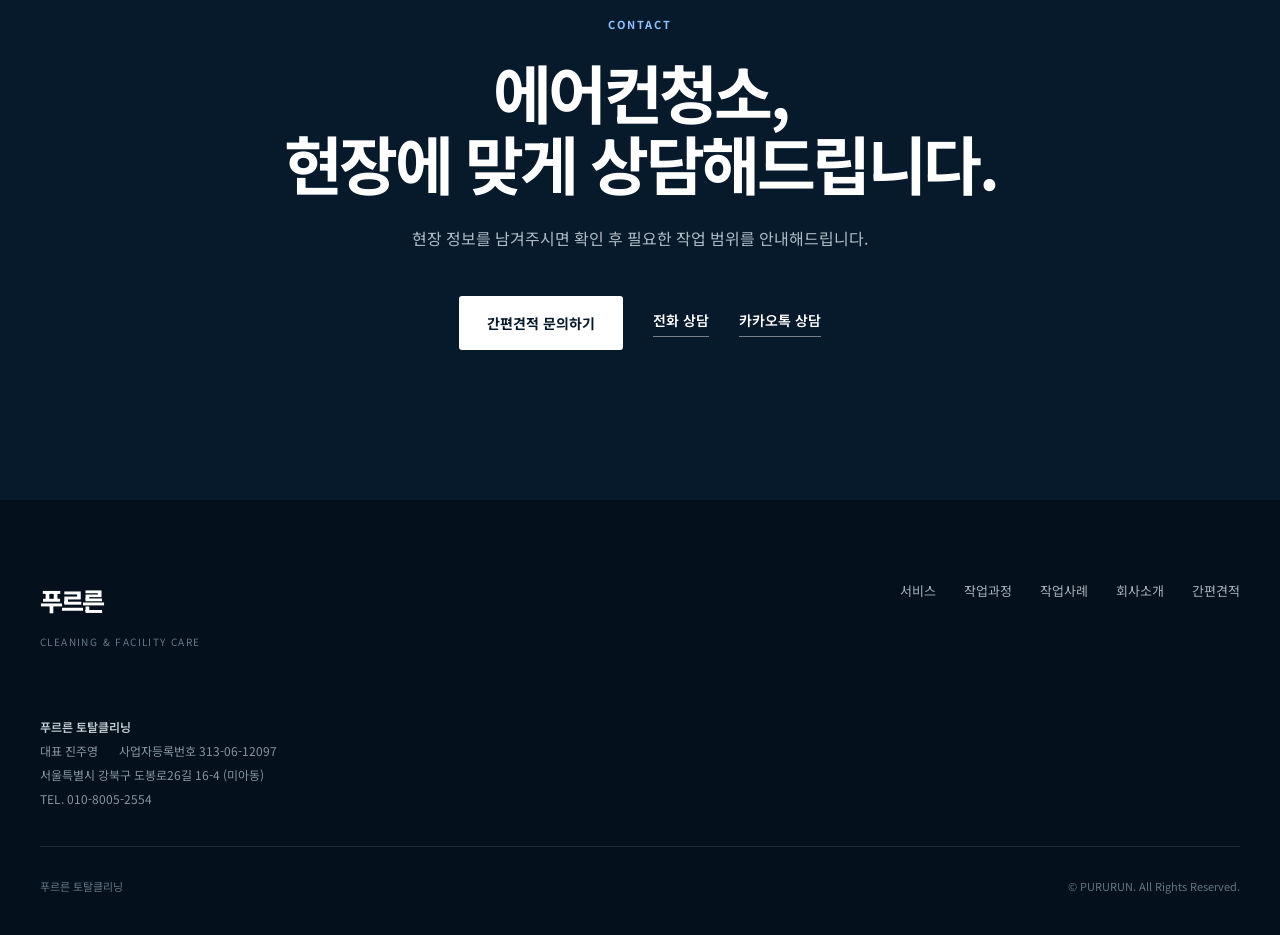
<file: aircon-cleaning.html>
<!DOCTYPE html>
<html lang="ko">
<head>
<meta charset="UTF-8">
<meta name="viewport" content="width=device-width, initial-scale=1.0">
<title>서울 에어컨청소 | 벽걸이·스탠드·시스템 분해청소 - 푸르른 토탈클리닝</title>
<meta name="description" content="서울 에어컨청소. 벽걸이, 스탠드, 2 in 1, 천장형·시스템 에어컨 등 기종과 설치 환경을 확인해 필요한 범위의 분해청소를 진행합니다.">
<meta name="robots" content="index, follow, max-image-preview:large">
<link rel="canonical" href="https://pururun.kr/aircon-cleaning.html">
<meta property="og:locale" content="ko_KR"><meta property="og:type" content="website">
<meta property="og:site_name" content="푸르른 토탈클리닝">
<meta property="og:title" content="서울 에어컨청소 | 벽걸이·스탠드·시스템 분해청소 - 푸르른 토탈클리닝"><meta property="og:description" content="서울 에어컨청소. 벽걸이, 스탠드, 2 in 1, 천장형·시스템 에어컨 등 기종과 설치 환경을 확인해 필요한 범위의 분해청소를 진행합니다.">
<meta property="og:url" content="https://pururun.kr/aircon-cleaning.html">
<meta property="og:image" content="https://pururun.kr/images/service-aircon.png">
<meta name="twitter:card" content="summary_large_image">
<meta name="twitter:title" content="서울 에어컨청소 | 벽걸이·스탠드·시스템 분해청소 - 푸르른 토탈클리닝"><meta name="twitter:description" content="서울 에어컨청소. 벽걸이, 스탠드, 2 in 1, 천장형·시스템 에어컨 등 기종과 설치 환경을 확인해 필요한 범위의 분해청소를 진행합니다.">
<meta name="twitter:image" content="https://pururun.kr/images/service-aircon.png">
<!-- 푸르른 파비콘 -->
<link rel="icon" href="/favicon.ico?v=2" sizes="any">
<link rel="icon" type="image/png" sizes="512x512" href="/favicon-512.png?v=2">
<link rel="apple-touch-icon" href="/apple-touch-icon.png?v=2">
<link rel="stylesheet" href="css/style.css">
<script type="application/ld+json">
{"@context":"https://schema.org","@type":"Service","name":"에어컨청소","serviceType":"에어컨청소","description":"서울 에어컨청소. 벽걸이, 스탠드, 2 in 1, 천장형·시스템 에어컨 등 기종과 설치 환경을 확인해 필요한 범위의 분해청소를 진행합니다.","areaServed":{"@type":"AdministrativeArea","name":"서울특별시"},"provider":{"@type":"LocalBusiness","name":"푸르른 토탈클리닝","url":"https://pururun.kr/","telephone":"+82-10-8005-2554","address":{"@type":"PostalAddress","streetAddress":"도봉로26길 16-4","addressLocality":"강북구","addressRegion":"서울특별시","addressCountry":"KR"}}}
</script>
</head>
<body>
<header class="header" id="header"><div class="header-inner">
<a href="/" class="wordmark">푸르른</a>
<nav class="desktop-nav"><a href="/#services">서비스</a><a href="#process">작업과정</a><a href="#scope">작업범위</a><a href="/#about">회사소개</a></nav>
<div class="header-actions"><a href="tel:01080052554" class="header-consult-link">전화상담</a><a href="https://pf.kakao.com/_WjxfaX" class="header-consult-link kakao-link" target="_blank" rel="noopener noreferrer">카카오톡 상담</a><a href="#" class="button button-small quote-link">간편견적</a></div>
<button class="menu-button" id="menuButton" aria-label="메뉴 열기" aria-expanded="false"><span></span><span></span></button>
</div>
<div class="mobile-menu" id="mobileMenu"><a href="/#services">서비스</a><a href="#process">작업과정</a><a href="#scope">작업범위</a><a href="/#about">회사소개</a><a href="#" class="quote-link">간편견적</a></div></header>

<main>
<section class="detail-hero">
<img src="images/service-aircon.png" alt="에어컨청소 서비스 이미지" class="detail-hero-background"><div class="detail-hero-overlay"></div>
<div class="detail-hero-inner"><div class="detail-hero-copy reveal"><p class="eyebrow hero-eyebrow">에어컨청소</p>
<h1>에어컨 분해청소<br>보이지 않는 곳을 깨끗하게.</h1><p class="detail-hero-description">가정과 사업장의 에어컨 기종과 설치 환경을 확인하고, 필요한 범위를 분해해 내부 오염을 청소합니다.</p>
<div class="hero-buttons"><a href="#" class="button button-light quote-link">에어컨청소 견적 문의</a><a href="tel:01080052554" class="text-link">전화 상담 <span>→</span></a></div>
</div></div></section>

<section class="detail-intro"><div class="detail-intro-grid">
<div class="reveal"><p class="eyebrow">PURURUN SERVICE</p><h2>보이는 부분만이 아니라<br>필요한 범위를 확인합니다.</h2></div>
<div class="detail-intro-copy reveal"><p>에어컨은 제품별 구조와 설치 환경이 다릅니다. 푸르른은 상담 단계에서 기종과 설치 상태를 확인하고 가능한 작업 범위를 안내합니다.</p></div>
</div></section>

<section class="detail-soft"><div class="detail-section">
<div class="detail-section-heading reveal"><p class="eyebrow">SERVICE TYPE</p><h2>대상과 현장 조건에 맞춰<br>작업 범위를 확인합니다.</h2></div>
<div class="space-type-grid"><article class="detail-box reveal"><span>01</span><h3>벽걸이 에어컨</h3><p>벽걸이형 제품의 구조와 설치 상태를 확인합니다.</p></article>
<article class="detail-box reveal"><span>02</span><h3>스탠드 에어컨</h3><p>스탠드형 제품의 구조에 맞춰 작업 범위를 확인합니다.</p></article>
<article class="detail-box reveal"><span>03</span><h3>2 in 1</h3><p>스탠드와 벽걸이 구성 제품을 함께 상담할 수 있습니다.</p></article>
<article class="detail-box reveal"><span>04</span><h3>천장형 · 시스템</h3><p>천장형·시스템 에어컨의 형태와 현장 조건을 확인합니다.</p></article>
<article class="detail-box reveal"><span>05</span><h3>기타 기종</h3><p>모델과 설치 상태를 확인한 뒤 작업 가능 여부를 안내합니다.</p></article></div></div></section>

<section class="detail-section" id="scope">
<div class="detail-section-heading reveal"><p class="eyebrow">WORK SCOPE</p><h2>필요한 부분을 확인해<br>작업 범위를 정합니다.</h2><p>현장과 대상의 상태에 따라 실제 작업 범위는 달라질 수 있으며 상담 후 필요한 범위를 확인합니다.</p></div>
<div class="scope-grid"><article class="detail-box reveal"><span>01</span><h3>외관·필터</h3><p>먼지와 오염 상태를 확인하고 청소합니다.</p></article>
<article class="detail-box reveal"><span>02</span><h3>커버·부품</h3><p>작업 가능한 범위의 커버와 부품을 분리해 청소합니다.</p></article>
<article class="detail-box reveal"><span>03</span><h3>열교환기</h3><p>내부 열교환기의 오염 상태를 확인해 세척합니다.</p></article>
<article class="detail-box reveal"><span>04</span><h3>송풍부</h3><p>바람이 지나가는 내부 송풍부의 오염을 확인합니다.</p></article>
<article class="detail-box reveal"><span>05</span><h3>배수부</h3><p>작업 범위 내 배수 관련 부분의 오염 상태를 확인합니다.</p></article>
<article class="detail-box reveal"><span>06</span><h3>주변 보양</h3><p>작업 전 주변을 확인하고 필요한 보양을 진행합니다.</p></article>
<article class="detail-box reveal"><span>07</span><h3>세척 후 조립</h3><p>세척한 부품을 정리하고 다시 조립합니다.</p></article>
<article class="detail-box reveal"><span>08</span><h3>작동 확인</h3><p>작업 완료 후 기본적인 작동 상태를 확인합니다.</p></article></div></section>

<section class="detail-soft" id="process"><div class="detail-section">
<div class="detail-section-heading reveal"><p class="eyebrow">WORK PROCESS</p><h2>확인부터 마무리까지<br>순서에 맞춰 진행합니다.</h2></div>
<div class="scope-grid"><article class="detail-box reveal"><span>01</span><h3>제품·현장 확인</h3><p>기종과 설치 환경, 오염 상태를 확인합니다.</p></article>
<article class="detail-box reveal"><span>02</span><h3>주변 보양</h3><p>세척 전 주변 환경을 보호할 수 있도록 준비합니다.</p></article>
<article class="detail-box reveal"><span>03</span><h3>분해·세척</h3><p>작업 가능한 범위를 분해하고 내부 오염을 세척합니다.</p></article>
<article class="detail-box reveal"><span>04</span><h3>조립·확인</h3><p>부품을 조립하고 작업 후 상태를 확인합니다.</p></article></div></div></section>

<section class="detail-management"><div class="detail-section">
<div class="detail-section-heading reveal"><p class="eyebrow hero-eyebrow">PURURUN STANDARD</p><h2>현장 조건에 맞는<br>작업 기준을 적용합니다.</h2><p>대상과 오염 상태, 작업 환경을 확인한 뒤 필요한 작업 범위를 안내하고 진행합니다.</p></div>
<div class="management-grid">
<div class="management-step reveal"><span>01</span><h3>상담</h3><p>대상과 현장 조건, 요청사항을 확인합니다.</p></div>
<div class="management-step reveal"><span>02</span><h3>범위 확인</h3><p>필요한 작업 범위와 진행 조건을 정리합니다.</p></div>
<div class="management-step reveal"><span>03</span><h3>작업 준비</h3><p>주변 환경을 확인하고 작업을 준비합니다.</p></div>
<div class="management-step reveal"><span>04</span><h3>전문 청소</h3><p>확인된 범위에 따라 작업을 진행합니다.</p></div>
<div class="management-step reveal"><span>05</span><h3>상태 확인</h3><p>작업 후 결과와 필요한 부분을 확인합니다.</p></div>
<div class="management-step reveal"><span>06</span><h3>완료 안내</h3><p>작업 결과를 확인하고 현장을 정리합니다.</p></div>
</div></div></section>

<section class="detail-cta"><div class="detail-cta-inner reveal"><p class="eyebrow hero-eyebrow">CONTACT</p>
<h2>에어컨청소,<br>현장에 맞게 상담해드립니다.</h2><p>현장 정보를 남겨주시면 확인 후 필요한 작업 범위를 안내해드립니다.</p>
<div class="contact-actions"><a href="#" class="button button-light quote-link">간편견적 문의하기</a><a href="tel:01080052554" class="contact-link">전화 상담</a><a href="https://pf.kakao.com/_WjxfaX" class="contact-link kakao-link" target="_blank" rel="noopener noreferrer">카카오톡 상담</a></div>
</div></section>
</main>

<footer class="footer"><div class="footer-top"><div><a href="/" class="footer-logo">푸르른</a><p>CLEANING &amp; FACILITY CARE</p></div>
<div class="footer-nav"><a href="/#services">서비스</a><a href="#process">작업과정</a><a href="/#projects">작업사례</a><a href="/#about">회사소개</a><a href="#" class="quote-link">간편견적</a></div></div>
<div class="footer-business"><p><strong>푸르른 토탈클리닝</strong></p><p>대표 진주영 <span>사업자등록번호 313-06-12097</span></p><p>서울특별시 강북구 도봉로26길 16-4 (미아동)</p><p>TEL. 010-8005-2554</p></div>
<div class="footer-bottom"><p>푸르른 토탈클리닝</p><p>© PURURUN. All Rights Reserved.</p></div></footer>
<div class="mobile-actions"><a href="tel:01080052554">전화</a><a href="https://pf.kakao.com/_WjxfaX" class="kakao-link" target="_blank" rel="noopener noreferrer">카카오톡</a><a href="#" class="quote-link">간편견적</a></div>
<script src="js/main.js"></script>
</body></html>
</file>
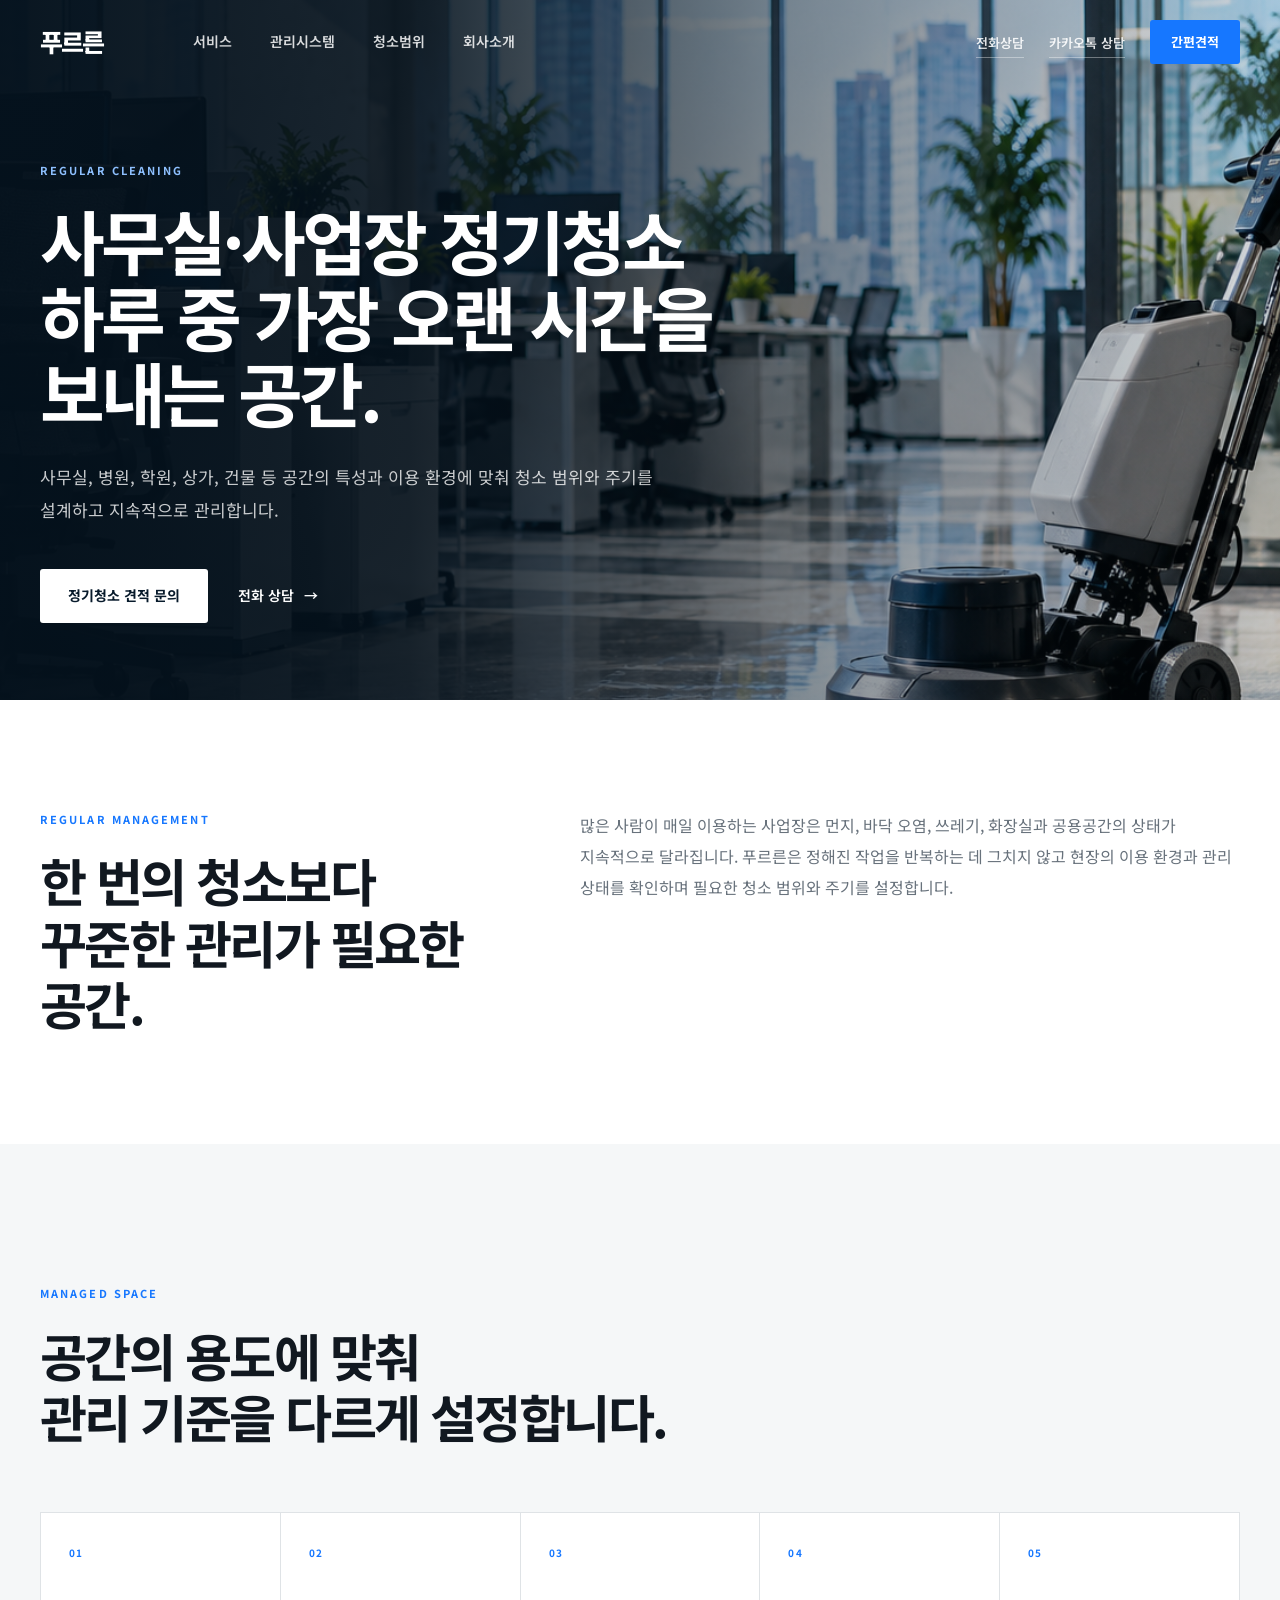
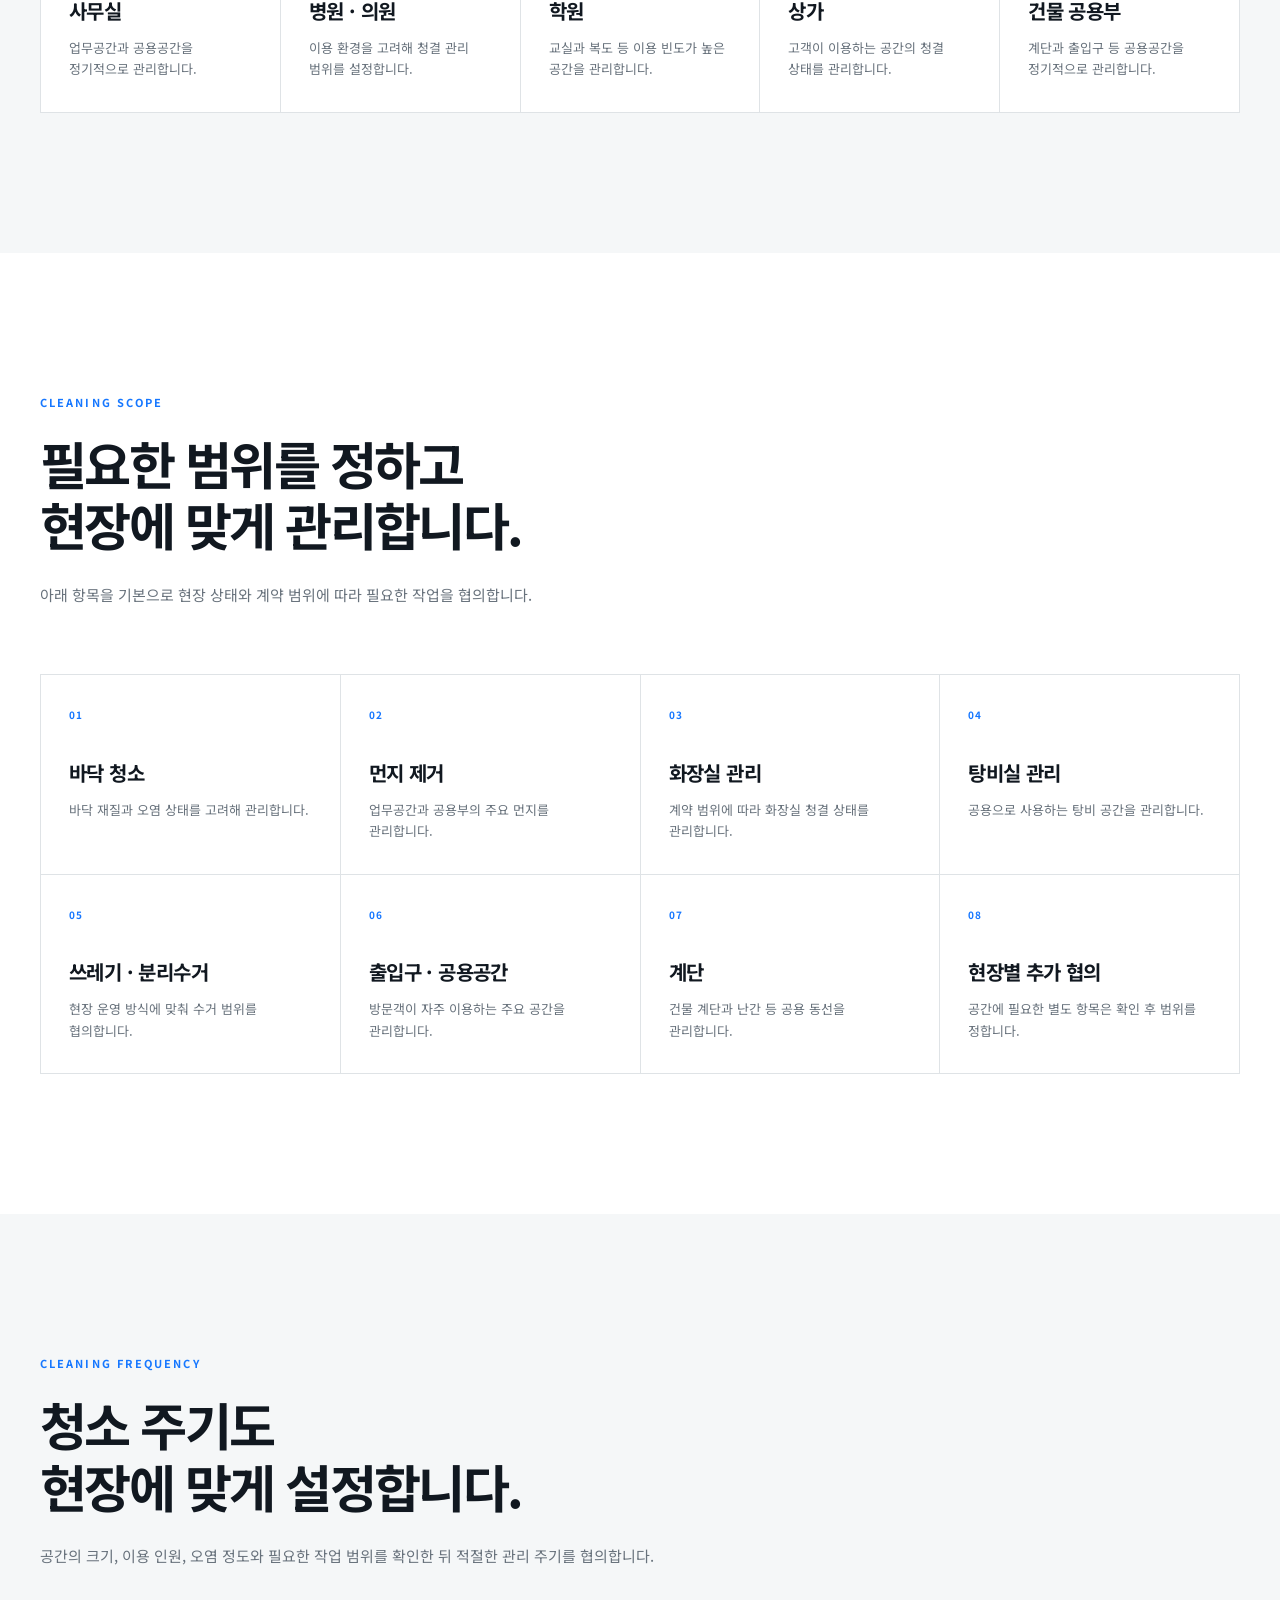
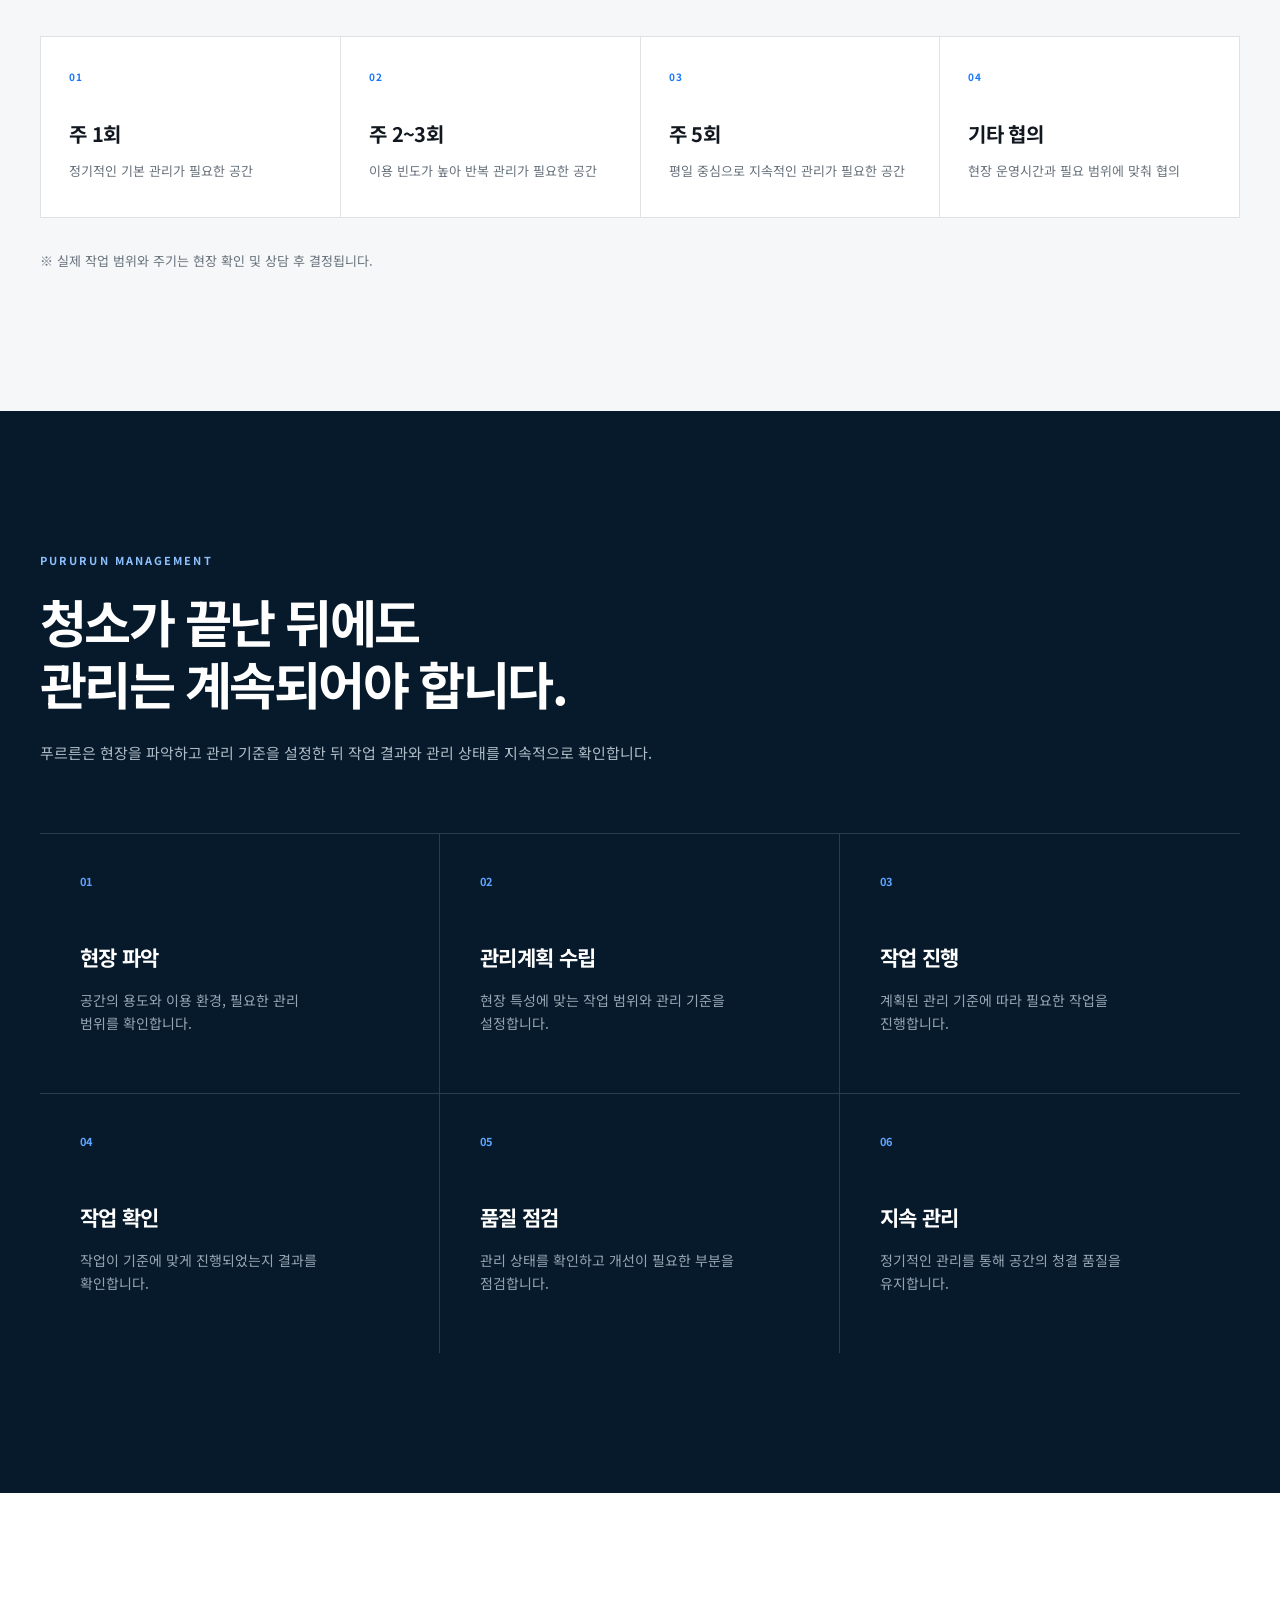
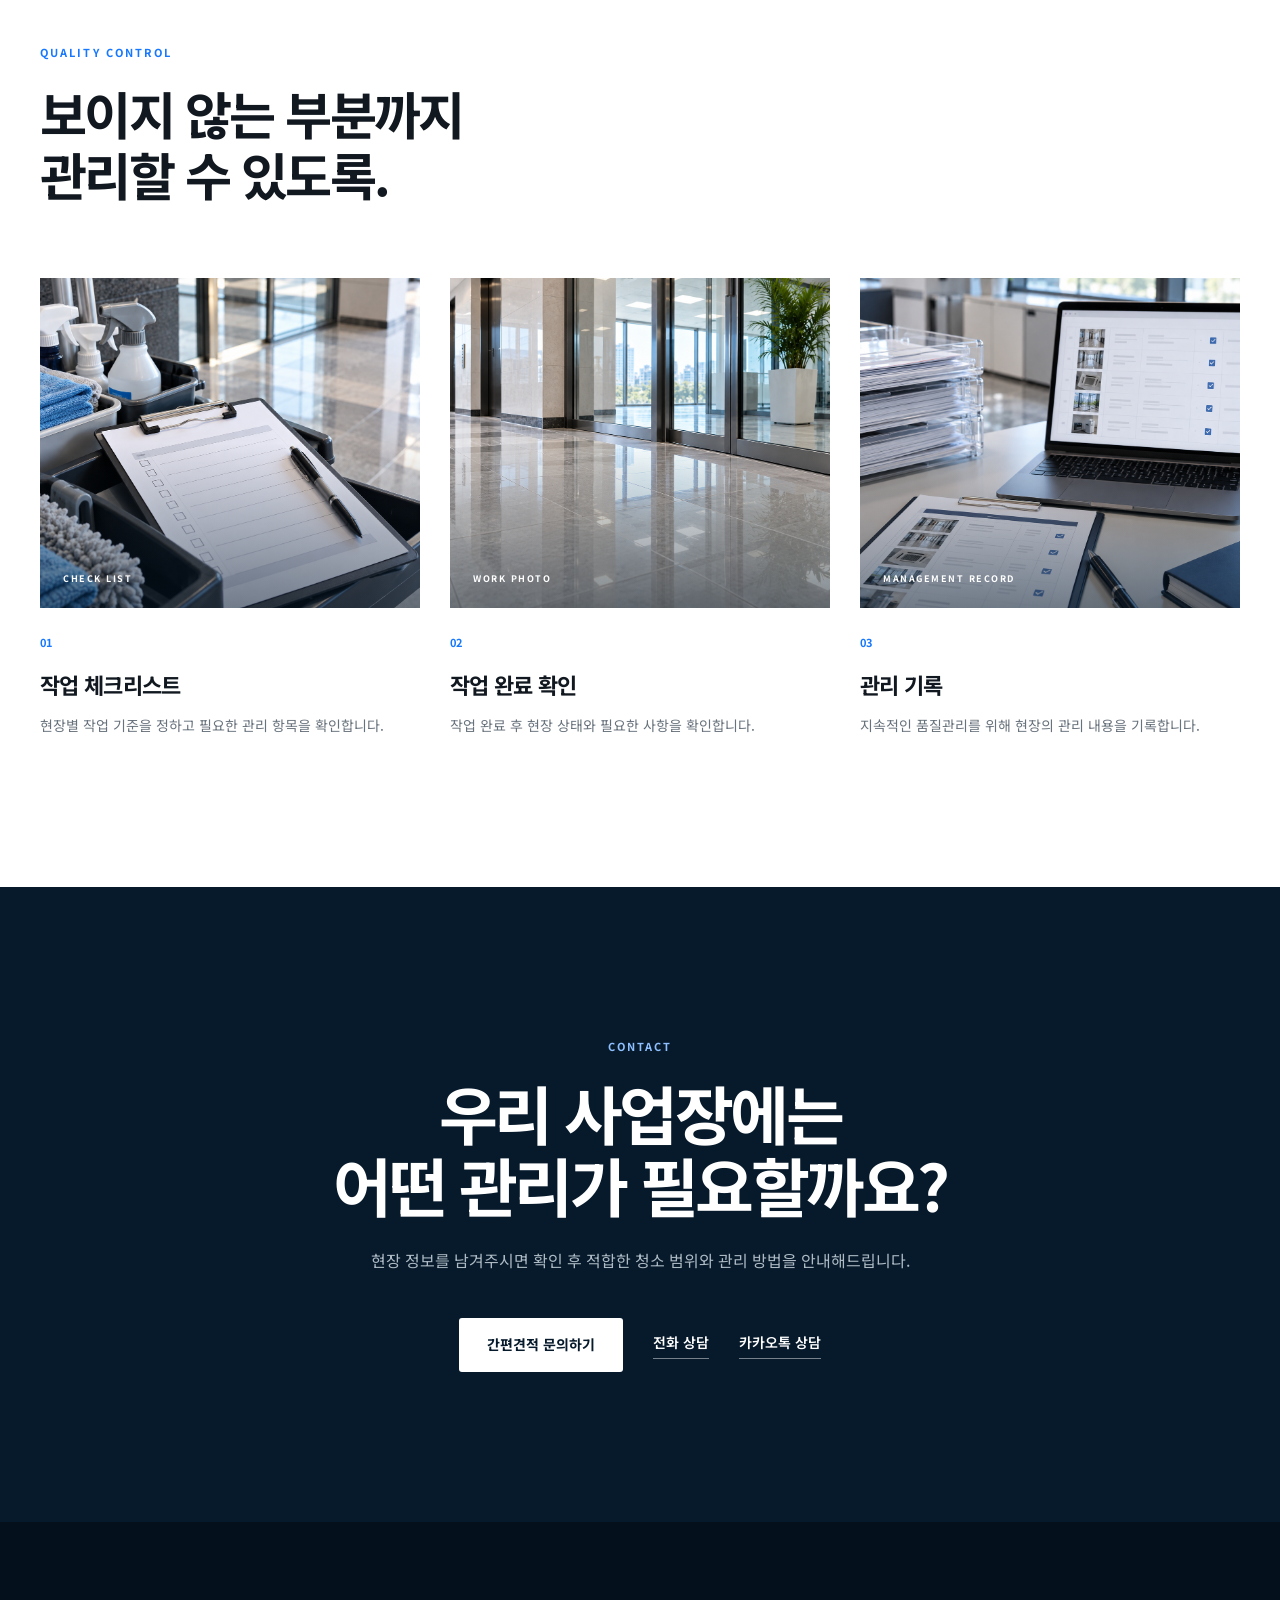
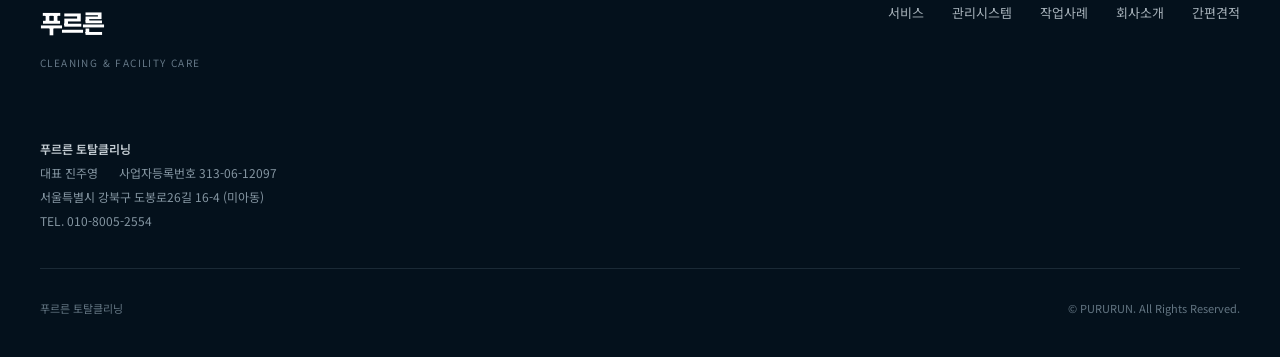
<file: regular-cleaning.html>
<!DOCTYPE html>

<html lang="ko">

<head>

  <meta charset="UTF-8">

  <meta name="viewport" content="width=device-width, initial-scale=1.0">



  <title>서울 사무실 정기청소 | 사업장 정기관리 - 푸르른 토탈클리닝</title>

  <meta name="description" content="서울 사무실, 병원, 학원, 상가, 건물 정기청소. 공간 특성과 이용 환경에 맞춰 청소 범위와 주기를 설계하고 체크리스트, 완료 확인, 관리 기록을 통해 지속적으로 관리합니다.">

  <meta name="robots" content="index, follow, max-image-preview:large">

  <link rel="canonical" href="https://pururun.kr/regular-cleaning.html">



  <meta property="og:locale" content="ko_KR">

  <meta property="og:type" content="website">

  <meta property="og:site_name" content="푸르른 토탈클리닝">

  <meta property="og:title" content="서울 사무실 정기청소 | 사업장 정기관리 - 푸르른 토탈클리닝">

  <meta property="og:description" content="사무실·병원·학원·상가·건물의 특성에 맞춰 청소 범위와 주기를 설계하고 지속적으로 관리합니다.">

  <meta property="og:url" content="https://pururun.kr/regular-cleaning.html">

  <meta property="og:image" content="https://pururun.kr/images/service-regular.png">



  <meta name="twitter:card" content="summary_large_image">

  <meta name="twitter:title" content="서울 사무실 정기청소 | 사업장 정기관리 - 푸르른 토탈클리닝">

  <meta name="twitter:description" content="공간 특성과 이용 환경에 맞춘 사무실·사업장 정기청소와 지속적인 품질관리.">

  <meta name="twitter:image" content="https://pururun.kr/images/service-regular.png">



  <!-- 푸르른 파비콘 -->
<link rel="icon" href="/favicon.ico?v=2" sizes="any">
<link rel="icon" type="image/png" sizes="512x512" href="/favicon-512.png?v=2">
<link rel="apple-touch-icon" href="/apple-touch-icon.png?v=2">
<link rel="stylesheet" href="css/style.css">



  <script type="application/ld+json">

  {

    "@context": "https://schema.org",

    "@type": "Service",

    "name": "사무실·사업장 정기청소",

    "serviceType": "정기청소",

    "description": "서울 사무실, 병원, 학원, 상가, 건물의 공간 특성과 이용 환경에 맞춘 정기청소 및 공간관리 서비스입니다.",

    "areaServed": {

      "@type": "AdministrativeArea",

      "name": "서울특별시"

    },

    "provider": {

      "@type": "LocalBusiness",

      "name": "푸르른 토탈클리닝",

      "url": "https://pururun.kr/",

      "telephone": "+82-10-8005-2554",

      "address": {

        "@type": "PostalAddress",

        "streetAddress": "도봉로26길 16-4",

        "addressLocality": "강북구",

        "addressRegion": "서울특별시",

        "addressCountry": "KR"

      }

    }

  }

  </script>

</head>



<body>

  <header class="header" id="header">

    <div class="header-inner">

      <a href="/" class="wordmark">푸르른</a>



      <nav class="desktop-nav">

        <a href="/#services">서비스</a>

        <a href="#management">관리시스템</a>

        <a href="#scope">청소범위</a>

        <a href="/#about">회사소개</a>

      </nav>



      <div class="header-actions">

        <a href="tel:01080052554" class="header-consult-link">전화상담</a>

        <a href="https://pf.kakao.com/_WjxfaX" class="header-consult-link kakao-link" target="_blank" rel="noopener noreferrer">카카오톡 상담</a>

        <a href="#" class="button button-small quote-link">간편견적</a>

      </div>



      <button class="menu-button" id="menuButton" aria-label="메뉴 열기" aria-expanded="false">

        <span></span>

        <span></span>

      </button>

    </div>



    <div class="mobile-menu" id="mobileMenu">

      <a href="/#services">서비스</a>

      <a href="#management">관리시스템</a>

      <a href="#scope">청소범위</a>

      <a href="/#about">회사소개</a>

      <a href="#" class="quote-link">간편견적</a>

    </div>

  </header>



  <main>

    <section class="detail-hero" id="home">

      <img src="images/service-regular.png" alt="깨끗하게 관리된 사무실 업무 공간" class="detail-hero-background">

      <div class="detail-hero-overlay"></div>



      <div class="detail-hero-inner">

        <div class="detail-hero-copy reveal">

          <p class="eyebrow hero-eyebrow">REGULAR CLEANING</p>

          <h1>사무실·사업장 정기청소<br>하루 중 가장 오랜 시간을 보내는 공간.</h1>

          <p class="detail-hero-description">

            사무실, 병원, 학원, 상가, 건물 등 공간의 특성과 이용 환경에 맞춰

            청소 범위와 주기를 설계하고 지속적으로 관리합니다.

          </p>

          <div class="hero-buttons">

            <a href="#" class="button button-light quote-link">정기청소 견적 문의</a>

            <a href="tel:01080052554" class="text-link">전화 상담 <span>→</span></a>

          </div>

        </div>

      </div>

    </section>



    <section class="detail-intro">

      <div class="detail-intro-grid">

        <div class="reveal">

          <p class="eyebrow">REGULAR MANAGEMENT</p>

          <h2>한 번의 청소보다<br>꾸준한 관리가 필요한 공간.</h2>

        </div>

        <div class="detail-intro-copy reveal">

          <p>

            많은 사람이 매일 이용하는 사업장은 먼지, 바닥 오염, 쓰레기,

            화장실과 공용공간의 상태가 지속적으로 달라집니다.

            푸르른은 정해진 작업을 반복하는 데 그치지 않고 현장의 이용 환경과

            관리 상태를 확인하며 필요한 청소 범위와 주기를 설정합니다.

          </p>

        </div>

      </div>

    </section>



    <section class="detail-soft">

      <div class="detail-section">

        <div class="detail-section-heading reveal">

          <p class="eyebrow">MANAGED SPACE</p>

          <h2>공간의 용도에 맞춰<br>관리 기준을 다르게 설정합니다.</h2>

        </div>



        <div class="space-type-grid">

          <article class="detail-box reveal"><span>01</span><h3>사무실</h3><p>업무공간과 공용공간을 정기적으로 관리합니다.</p></article>

          <article class="detail-box reveal"><span>02</span><h3>병원 · 의원</h3><p>이용 환경을 고려해 청결 관리 범위를 설정합니다.</p></article>

          <article class="detail-box reveal"><span>03</span><h3>학원</h3><p>교실과 복도 등 이용 빈도가 높은 공간을 관리합니다.</p></article>

          <article class="detail-box reveal"><span>04</span><h3>상가</h3><p>고객이 이용하는 공간의 청결 상태를 관리합니다.</p></article>

          <article class="detail-box reveal"><span>05</span><h3>건물 공용부</h3><p>계단과 출입구 등 공용공간을 정기적으로 관리합니다.</p></article>

        </div>

      </div>

    </section>



    <section class="detail-section" id="scope">

      <div class="detail-section-heading reveal">

        <p class="eyebrow">CLEANING SCOPE</p>

        <h2>필요한 범위를 정하고<br>현장에 맞게 관리합니다.</h2>

        <p>아래 항목을 기본으로 현장 상태와 계약 범위에 따라 필요한 작업을 협의합니다.</p>

      </div>



      <div class="scope-grid">

        <article class="detail-box reveal"><span>01</span><h3>바닥 청소</h3><p>바닥 재질과 오염 상태를 고려해 관리합니다.</p></article>

        <article class="detail-box reveal"><span>02</span><h3>먼지 제거</h3><p>업무공간과 공용부의 주요 먼지를 관리합니다.</p></article>

        <article class="detail-box reveal"><span>03</span><h3>화장실 관리</h3><p>계약 범위에 따라 화장실 청결 상태를 관리합니다.</p></article>

        <article class="detail-box reveal"><span>04</span><h3>탕비실 관리</h3><p>공용으로 사용하는 탕비 공간을 관리합니다.</p></article>

        <article class="detail-box reveal"><span>05</span><h3>쓰레기 · 분리수거</h3><p>현장 운영 방식에 맞춰 수거 범위를 협의합니다.</p></article>

        <article class="detail-box reveal"><span>06</span><h3>출입구 · 공용공간</h3><p>방문객이 자주 이용하는 주요 공간을 관리합니다.</p></article>

        <article class="detail-box reveal"><span>07</span><h3>계단</h3><p>건물 계단과 난간 등 공용 동선을 관리합니다.</p></article>

        <article class="detail-box reveal"><span>08</span><h3>현장별 추가 협의</h3><p>공간에 필요한 별도 항목은 확인 후 범위를 정합니다.</p></article>

      </div>

    </section>



    <section class="detail-soft">

      <div class="detail-section">

        <div class="detail-section-heading reveal">

          <p class="eyebrow">CLEANING FREQUENCY</p>

          <h2>청소 주기도<br>현장에 맞게 설정합니다.</h2>

          <p>공간의 크기, 이용 인원, 오염 정도와 필요한 작업 범위를 확인한 뒤 적절한 관리 주기를 협의합니다.</p>

        </div>



        <div class="frequency-grid">

          <article class="detail-box reveal"><span>01</span><h3>주 1회</h3><p>정기적인 기본 관리가 필요한 공간</p></article>

          <article class="detail-box reveal"><span>02</span><h3>주 2~3회</h3><p>이용 빈도가 높아 반복 관리가 필요한 공간</p></article>

          <article class="detail-box reveal"><span>03</span><h3>주 5회</h3><p>평일 중심으로 지속적인 관리가 필요한 공간</p></article>

          <article class="detail-box reveal"><span>04</span><h3>기타 협의</h3><p>현장 운영시간과 필요 범위에 맞춰 협의</p></article>

        </div>



        <p class="detail-note reveal">※ 실제 작업 범위와 주기는 현장 확인 및 상담 후 결정됩니다.</p>

      </div>

    </section>



    <section class="detail-management" id="management">

      <div class="detail-section">

        <div class="detail-section-heading reveal">

          <p class="eyebrow hero-eyebrow">PURURUN MANAGEMENT</p>

          <h2>청소가 끝난 뒤에도<br>관리는 계속되어야 합니다.</h2>

          <p>푸르른은 현장을 파악하고 관리 기준을 설정한 뒤 작업 결과와 관리 상태를 지속적으로 확인합니다.</p>

        </div>



        <div class="management-grid">

          <div class="management-step reveal"><span>01</span><h3>현장 파악</h3><p>공간의 용도와 이용 환경, 필요한 관리 범위를 확인합니다.</p></div>

          <div class="management-step reveal"><span>02</span><h3>관리계획 수립</h3><p>현장 특성에 맞는 작업 범위와 관리 기준을 설정합니다.</p></div>

          <div class="management-step reveal"><span>03</span><h3>작업 진행</h3><p>계획된 관리 기준에 따라 필요한 작업을 진행합니다.</p></div>

          <div class="management-step reveal"><span>04</span><h3>작업 확인</h3><p>작업이 기준에 맞게 진행되었는지 결과를 확인합니다.</p></div>

          <div class="management-step reveal"><span>05</span><h3>품질 점검</h3><p>관리 상태를 확인하고 개선이 필요한 부분을 점검합니다.</p></div>

          <div class="management-step reveal"><span>06</span><h3>지속 관리</h3><p>정기적인 관리를 통해 공간의 청결 품질을 유지합니다.</p></div>

        </div>

      </div>

    </section>



    <section class="section proof">

      <div class="section-heading reveal">

        <p class="eyebrow">QUALITY CONTROL</p>

        <h2>보이지 않는 부분까지<br>관리할 수 있도록.</h2>

      </div>



      <div class="proof-grid">

        <article class="proof-item reveal">

          <div class="proof-visual">

            <img src="images/quality-check.png" alt="현장 관리 체크리스트">

            <div class="proof-image-overlay"></div>

            <span>CHECK LIST</span>

          </div>

          <span class="proof-number">01</span>

          <h3>작업 체크리스트</h3>

          <p>현장별 작업 기준을 정하고 필요한 관리 항목을 확인합니다.</p>

        </article>



        <article class="proof-item reveal">

          <div class="proof-visual">

            <img src="images/quality-photo.png" alt="깨끗하게 관리된 공간의 작업 완료 상태">

            <div class="proof-image-overlay"></div>

            <span>WORK PHOTO</span>

          </div>

          <span class="proof-number">02</span>

          <h3>작업 완료 확인</h3>

          <p>작업 완료 후 현장 상태와 필요한 사항을 확인합니다.</p>

        </article>



        <article class="proof-item reveal">

          <div class="proof-visual">

            <img src="images/quality-record.png" alt="현장 관리 기록 시스템">

            <div class="proof-image-overlay"></div>

            <span>MANAGEMENT RECORD</span>

          </div>

          <span class="proof-number">03</span>

          <h3>관리 기록</h3>

          <p>지속적인 품질관리를 위해 현장의 관리 내용을 기록합니다.</p>

        </article>

      </div>

    </section>



    <section class="detail-cta">

      <div class="detail-cta-inner reveal">

        <p class="eyebrow hero-eyebrow">CONTACT</p>

        <h2>우리 사업장에는<br>어떤 관리가 필요할까요?</h2>

        <p>현장 정보를 남겨주시면 확인 후 적합한 청소 범위와 관리 방법을 안내해드립니다.</p>



        <div class="contact-actions">

          <a href="#" class="button button-light quote-link">간편견적 문의하기</a>

          <a href="tel:01080052554" class="contact-link">전화 상담</a>

          <a href="https://pf.kakao.com/_WjxfaX" class="contact-link kakao-link" target="_blank" rel="noopener noreferrer">카카오톡 상담</a>

        </div>

      </div>

    </section>

  </main>



  <footer class="footer">

    <div class="footer-top">

      <div>

        <a href="/" class="footer-logo">푸르른</a>

        <p>CLEANING &amp; FACILITY CARE</p>

      </div>



      <div class="footer-nav">

        <a href="/#services">서비스</a>

        <a href="#management">관리시스템</a>

        <a href="/#projects">작업사례</a>

        <a href="/#about">회사소개</a>

        <a href="#" class="quote-link">간편견적</a>

      </div>

    </div>



    <div class="footer-business">

      <p><strong>푸르른 토탈클리닝</strong></p>

      <p>대표 진주영 <span>사업자등록번호 313-06-12097</span></p>

      <p>서울특별시 강북구 도봉로26길 16-4 (미아동)</p>

      <p>TEL. 010-8005-2554</p>

    </div>



    <div class="footer-bottom">

      <p>푸르른 토탈클리닝</p>

      <p>© PURURUN. All Rights Reserved.</p>

    </div>

  </footer>



  <div class="mobile-actions">

    <a href="tel:01080052554">전화</a>

    <a href="https://pf.kakao.com/_WjxfaX" class="kakao-link" target="_blank" rel="noopener noreferrer">카카오톡</a>

    <a href="#" class="quote-link">간편견적</a>

  </div>



  <script src="js/main.js"></script>

</body>

</html>
</file>
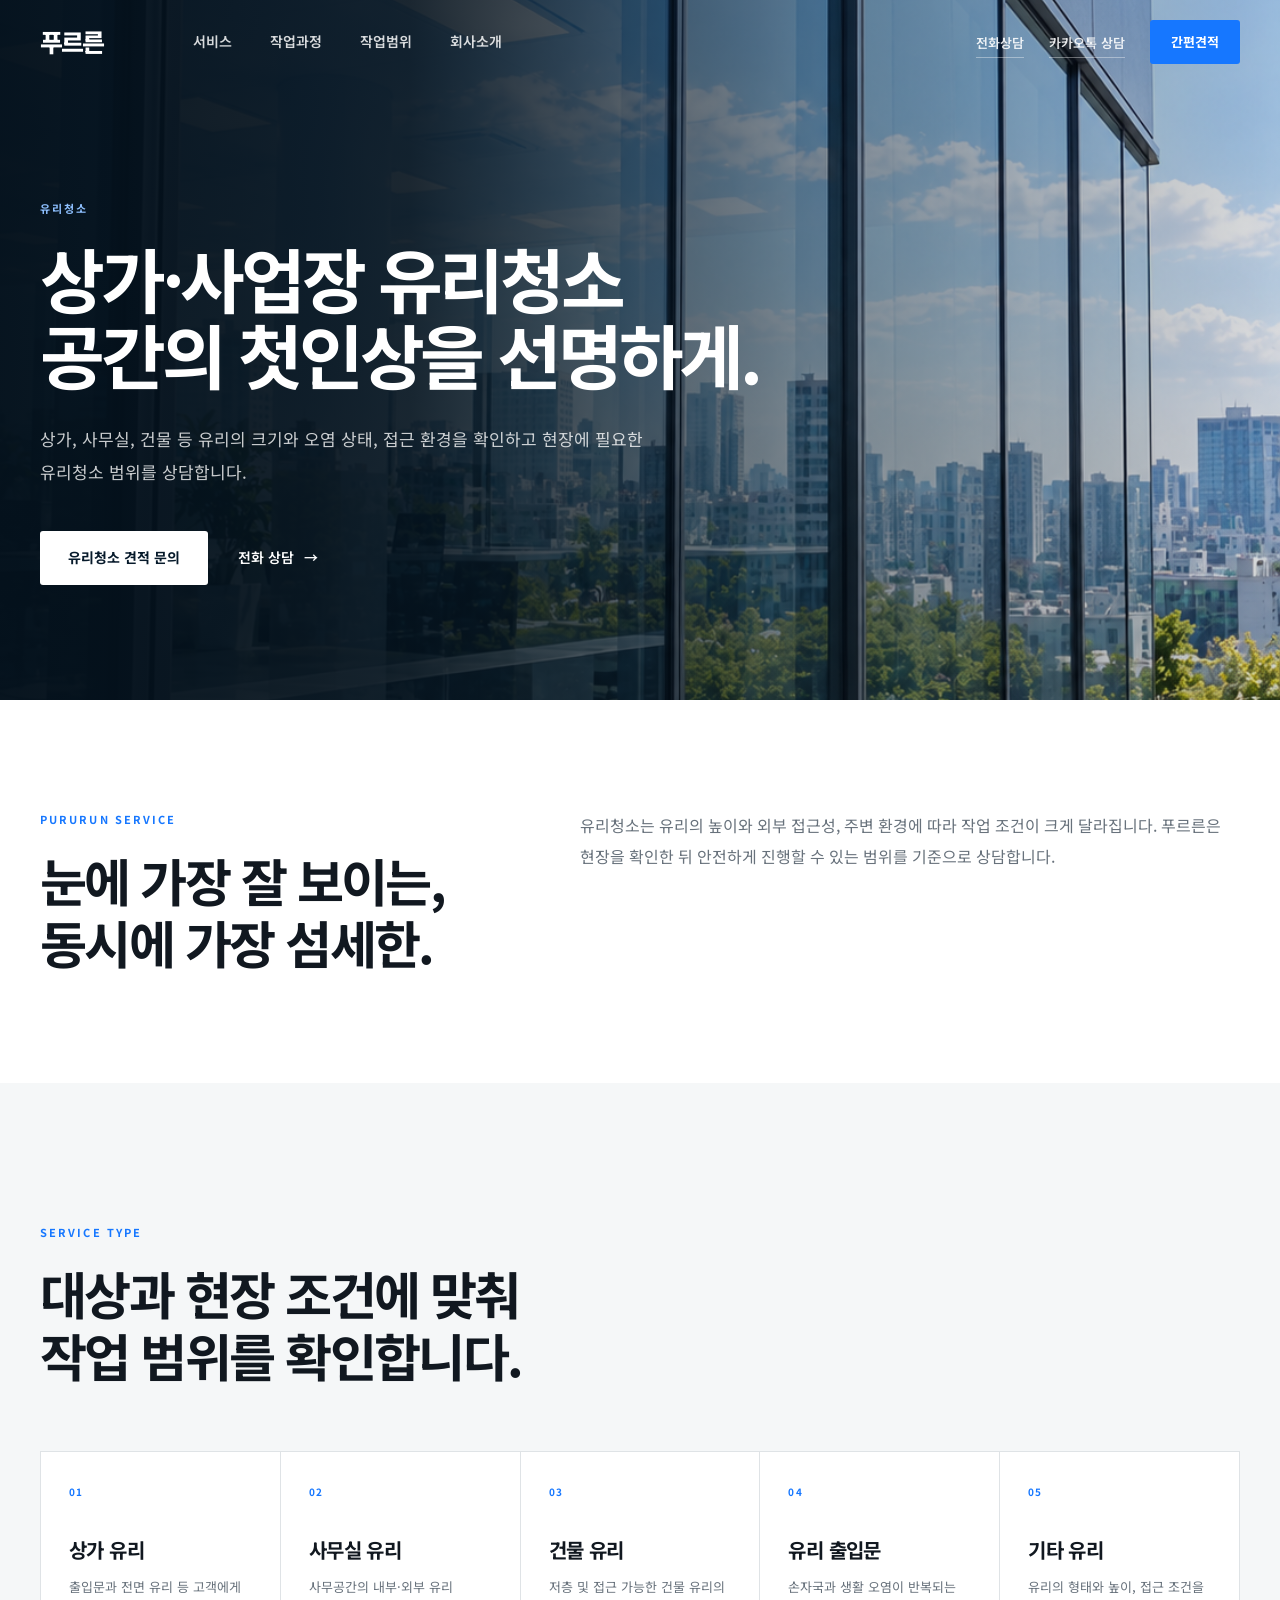
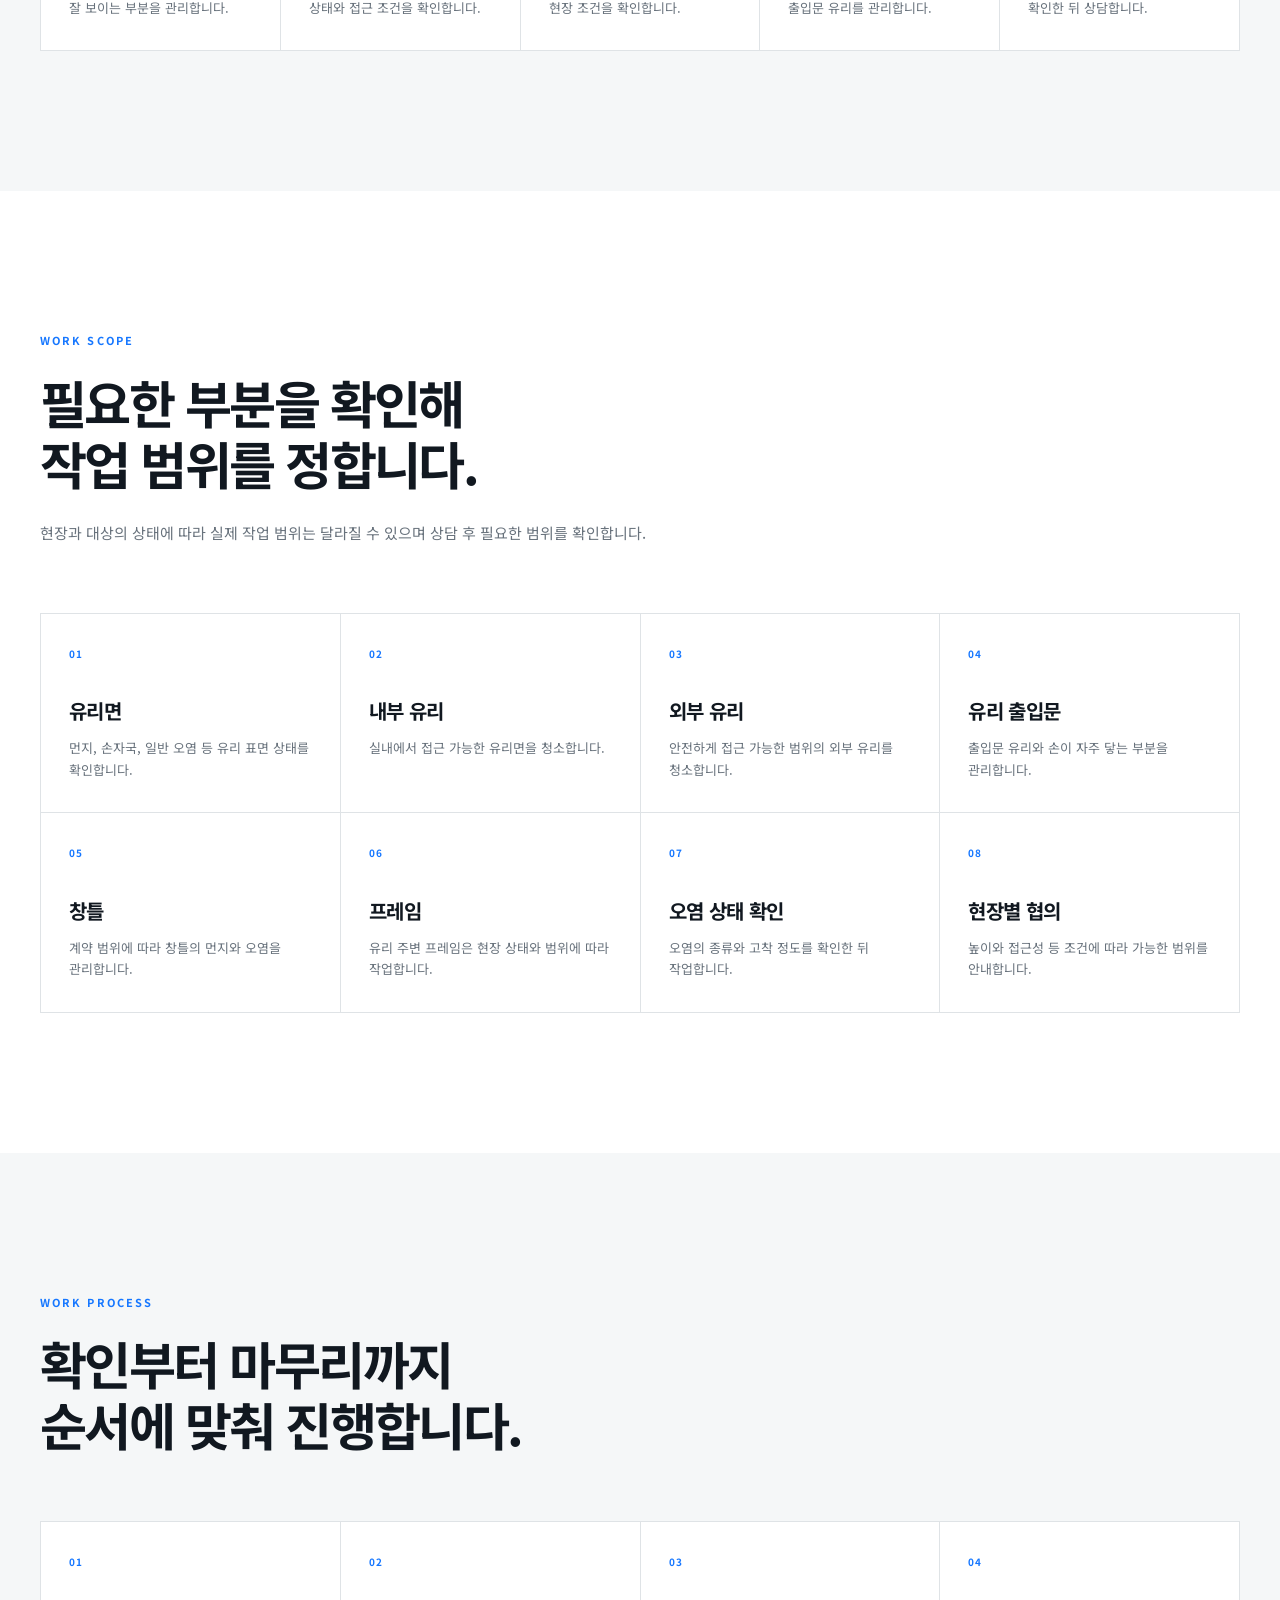
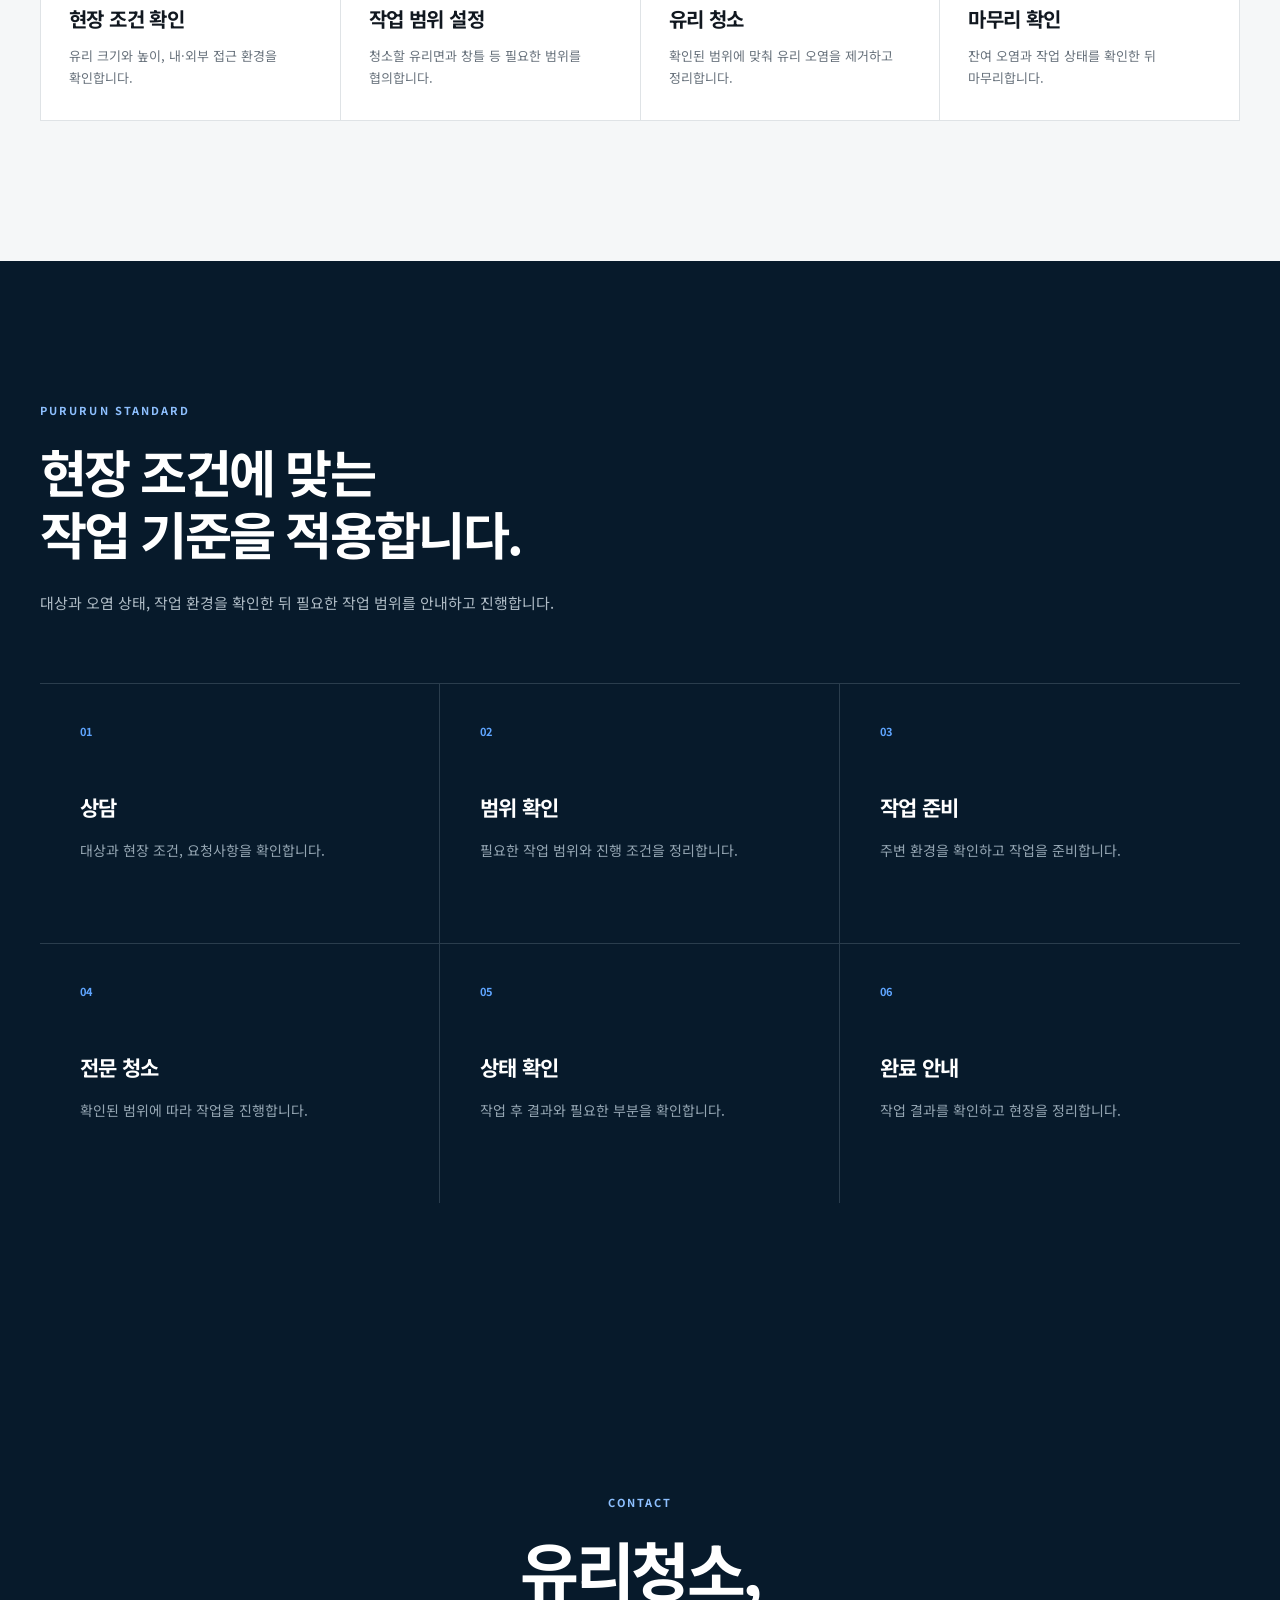
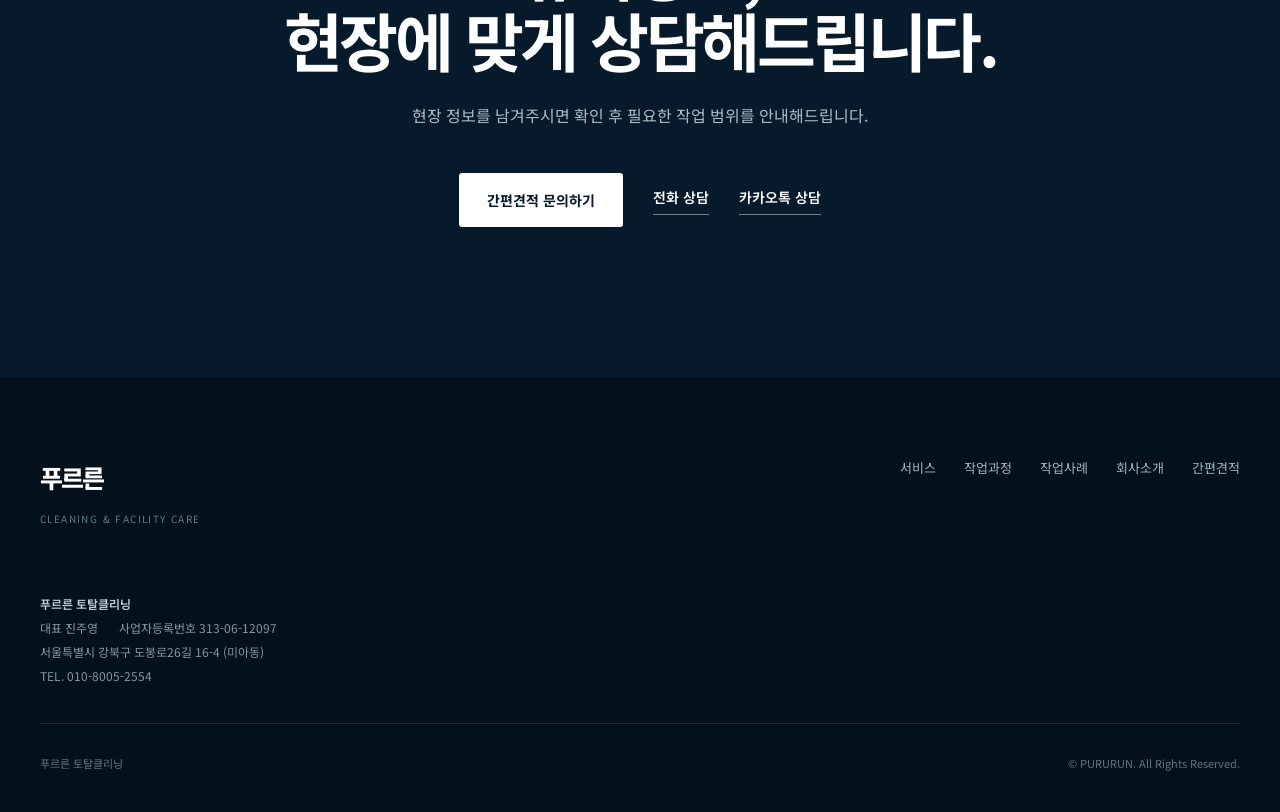
<file: window-cleaning.html>
<!DOCTYPE html>
<html lang="ko">
<head>
<meta charset="UTF-8">
<meta name="viewport" content="width=device-width, initial-scale=1.0">
<title>서울 유리청소 | 상가·사무실·건물 유리창 청소 - 푸르른 토탈클리닝</title>
<meta name="description" content="서울 상가, 사무실, 건물 유리청소. 유리의 크기와 오염 상태, 접근 환경을 확인해 내부·외부 유리와 창틀 등 필요한 작업 범위를 상담합니다.">
<meta name="robots" content="index, follow, max-image-preview:large">
<link rel="canonical" href="https://pururun.kr/window-cleaning.html">
<meta property="og:locale" content="ko_KR"><meta property="og:type" content="website">
<meta property="og:site_name" content="푸르른 토탈클리닝">
<meta property="og:title" content="서울 유리청소 | 상가·사무실·건물 유리창 청소 - 푸르른 토탈클리닝"><meta property="og:description" content="서울 상가, 사무실, 건물 유리청소. 유리의 크기와 오염 상태, 접근 환경을 확인해 내부·외부 유리와 창틀 등 필요한 작업 범위를 상담합니다.">
<meta property="og:url" content="https://pururun.kr/window-cleaning.html">
<meta property="og:image" content="https://pururun.kr/images/service-window.png">
<meta name="twitter:card" content="summary_large_image">
<meta name="twitter:title" content="서울 유리청소 | 상가·사무실·건물 유리창 청소 - 푸르른 토탈클리닝"><meta name="twitter:description" content="서울 상가, 사무실, 건물 유리청소. 유리의 크기와 오염 상태, 접근 환경을 확인해 내부·외부 유리와 창틀 등 필요한 작업 범위를 상담합니다.">
<meta name="twitter:image" content="https://pururun.kr/images/service-window.png">
<link rel="stylesheet" href="css/style.css">
<script type="application/ld+json">
{"@context":"https://schema.org","@type":"Service","name":"유리청소","serviceType":"유리청소","description":"서울 상가, 사무실, 건물 유리청소. 유리의 크기와 오염 상태, 접근 환경을 확인해 내부·외부 유리와 창틀 등 필요한 작업 범위를 상담합니다.","areaServed":{"@type":"AdministrativeArea","name":"서울특별시"},"provider":{"@type":"LocalBusiness","name":"푸르른 토탈클리닝","url":"https://pururun.kr/","telephone":"+82-10-8005-2554","address":{"@type":"PostalAddress","streetAddress":"도봉로26길 16-4","addressLocality":"강북구","addressRegion":"서울특별시","addressCountry":"KR"}}}
</script>
<!-- 푸르른 파비콘 -->
<link rel="icon" href="/favicon.ico?v=2" sizes="any">
<link rel="icon" type="image/png" sizes="512x512" href="/favicon-512.png?v=2">
<link rel="apple-touch-icon" href="/apple-touch-icon.png?v=2">
</head>
<body>
<header class="header" id="header"><div class="header-inner">
<a href="/" class="wordmark">푸르른</a>
<nav class="desktop-nav"><a href="/#services">서비스</a><a href="#process">작업과정</a><a href="#scope">작업범위</a><a href="/#about">회사소개</a></nav>
<div class="header-actions"><a href="tel:01080052554" class="header-consult-link">전화상담</a><a href="https://pf.kakao.com/_WjxfaX" class="header-consult-link kakao-link" target="_blank" rel="noopener noreferrer">카카오톡 상담</a><a href="#" class="button button-small quote-link">간편견적</a></div>
<button class="menu-button" id="menuButton" aria-label="메뉴 열기" aria-expanded="false"><span></span><span></span></button>
</div>
<div class="mobile-menu" id="mobileMenu"><a href="/#services">서비스</a><a href="#process">작업과정</a><a href="#scope">작업범위</a><a href="/#about">회사소개</a><a href="#" class="quote-link">간편견적</a></div></header>

<main>
<section class="detail-hero">
<img src="images/service-window.png" alt="유리청소 서비스 이미지" class="detail-hero-background"><div class="detail-hero-overlay"></div>
<div class="detail-hero-inner"><div class="detail-hero-copy reveal"><p class="eyebrow hero-eyebrow">유리청소</p>
<h1>상가·사업장 유리청소<br>공간의 첫인상을 선명하게.</h1><p class="detail-hero-description">상가, 사무실, 건물 등 유리의 크기와 오염 상태, 접근 환경을 확인하고 현장에 필요한 유리청소 범위를 상담합니다.</p>
<div class="hero-buttons"><a href="#" class="button button-light quote-link">유리청소 견적 문의</a><a href="tel:01080052554" class="text-link">전화 상담 <span>→</span></a></div>
</div></div></section>

<section class="detail-intro"><div class="detail-intro-grid">
<div class="reveal"><p class="eyebrow">PURURUN SERVICE</p><h2>눈에 가장 잘 보이는,<br>동시에 가장 섬세한.</h2></div>
<div class="detail-intro-copy reveal"><p>유리청소는 유리의 높이와 외부 접근성, 주변 환경에 따라 작업 조건이 크게 달라집니다. 푸르른은 현장을 확인한 뒤 안전하게 진행할 수 있는 범위를 기준으로 상담합니다.</p></div>
</div></section>

<section class="detail-soft"><div class="detail-section">
<div class="detail-section-heading reveal"><p class="eyebrow">SERVICE TYPE</p><h2>대상과 현장 조건에 맞춰<br>작업 범위를 확인합니다.</h2></div>
<div class="space-type-grid"><article class="detail-box reveal"><span>01</span><h3>상가 유리</h3><p>출입문과 전면 유리 등 고객에게 잘 보이는 부분을 관리합니다.</p></article>
<article class="detail-box reveal"><span>02</span><h3>사무실 유리</h3><p>사무공간의 내부·외부 유리 상태와 접근 조건을 확인합니다.</p></article>
<article class="detail-box reveal"><span>03</span><h3>건물 유리</h3><p>저층 및 접근 가능한 건물 유리의 현장 조건을 확인합니다.</p></article>
<article class="detail-box reveal"><span>04</span><h3>유리 출입문</h3><p>손자국과 생활 오염이 반복되는 출입문 유리를 관리합니다.</p></article>
<article class="detail-box reveal"><span>05</span><h3>기타 유리</h3><p>유리의 형태와 높이, 접근 조건을 확인한 뒤 상담합니다.</p></article></div></div></section>

<section class="detail-section" id="scope">
<div class="detail-section-heading reveal"><p class="eyebrow">WORK SCOPE</p><h2>필요한 부분을 확인해<br>작업 범위를 정합니다.</h2><p>현장과 대상의 상태에 따라 실제 작업 범위는 달라질 수 있으며 상담 후 필요한 범위를 확인합니다.</p></div>
<div class="scope-grid"><article class="detail-box reveal"><span>01</span><h3>유리면</h3><p>먼지, 손자국, 일반 오염 등 유리 표면 상태를 확인합니다.</p></article>
<article class="detail-box reveal"><span>02</span><h3>내부 유리</h3><p>실내에서 접근 가능한 유리면을 청소합니다.</p></article>
<article class="detail-box reveal"><span>03</span><h3>외부 유리</h3><p>안전하게 접근 가능한 범위의 외부 유리를 청소합니다.</p></article>
<article class="detail-box reveal"><span>04</span><h3>유리 출입문</h3><p>출입문 유리와 손이 자주 닿는 부분을 관리합니다.</p></article>
<article class="detail-box reveal"><span>05</span><h3>창틀</h3><p>계약 범위에 따라 창틀의 먼지와 오염을 관리합니다.</p></article>
<article class="detail-box reveal"><span>06</span><h3>프레임</h3><p>유리 주변 프레임은 현장 상태와 범위에 따라 작업합니다.</p></article>
<article class="detail-box reveal"><span>07</span><h3>오염 상태 확인</h3><p>오염의 종류와 고착 정도를 확인한 뒤 작업합니다.</p></article>
<article class="detail-box reveal"><span>08</span><h3>현장별 협의</h3><p>높이와 접근성 등 조건에 따라 가능한 범위를 안내합니다.</p></article></div></section>

<section class="detail-soft" id="process"><div class="detail-section">
<div class="detail-section-heading reveal"><p class="eyebrow">WORK PROCESS</p><h2>확인부터 마무리까지<br>순서에 맞춰 진행합니다.</h2></div>
<div class="scope-grid"><article class="detail-box reveal"><span>01</span><h3>현장 조건 확인</h3><p>유리 크기와 높이, 내·외부 접근 환경을 확인합니다.</p></article>
<article class="detail-box reveal"><span>02</span><h3>작업 범위 설정</h3><p>청소할 유리면과 창틀 등 필요한 범위를 협의합니다.</p></article>
<article class="detail-box reveal"><span>03</span><h3>유리 청소</h3><p>확인된 범위에 맞춰 유리 오염을 제거하고 정리합니다.</p></article>
<article class="detail-box reveal"><span>04</span><h3>마무리 확인</h3><p>잔여 오염과 작업 상태를 확인한 뒤 마무리합니다.</p></article></div></div></section>

<section class="detail-management"><div class="detail-section">
<div class="detail-section-heading reveal"><p class="eyebrow hero-eyebrow">PURURUN STANDARD</p><h2>현장 조건에 맞는<br>작업 기준을 적용합니다.</h2><p>대상과 오염 상태, 작업 환경을 확인한 뒤 필요한 작업 범위를 안내하고 진행합니다.</p></div>
<div class="management-grid">
<div class="management-step reveal"><span>01</span><h3>상담</h3><p>대상과 현장 조건, 요청사항을 확인합니다.</p></div>
<div class="management-step reveal"><span>02</span><h3>범위 확인</h3><p>필요한 작업 범위와 진행 조건을 정리합니다.</p></div>
<div class="management-step reveal"><span>03</span><h3>작업 준비</h3><p>주변 환경을 확인하고 작업을 준비합니다.</p></div>
<div class="management-step reveal"><span>04</span><h3>전문 청소</h3><p>확인된 범위에 따라 작업을 진행합니다.</p></div>
<div class="management-step reveal"><span>05</span><h3>상태 확인</h3><p>작업 후 결과와 필요한 부분을 확인합니다.</p></div>
<div class="management-step reveal"><span>06</span><h3>완료 안내</h3><p>작업 결과를 확인하고 현장을 정리합니다.</p></div>
</div></div></section>

<section class="detail-cta"><div class="detail-cta-inner reveal"><p class="eyebrow hero-eyebrow">CONTACT</p>
<h2>유리청소,<br>현장에 맞게 상담해드립니다.</h2><p>현장 정보를 남겨주시면 확인 후 필요한 작업 범위를 안내해드립니다.</p>
<div class="contact-actions"><a href="#" class="button button-light quote-link">간편견적 문의하기</a><a href="tel:01080052554" class="contact-link">전화 상담</a><a href="https://pf.kakao.com/_WjxfaX" class="contact-link kakao-link" target="_blank" rel="noopener noreferrer">카카오톡 상담</a></div>
</div></section>
</main>

<footer class="footer"><div class="footer-top"><div><a href="/" class="footer-logo">푸르른</a><p>CLEANING &amp; FACILITY CARE</p></div>
<div class="footer-nav"><a href="/#services">서비스</a><a href="#process">작업과정</a><a href="/#projects">작업사례</a><a href="/#about">회사소개</a><a href="#" class="quote-link">간편견적</a></div></div>
<div class="footer-business"><p><strong>푸르른 토탈클리닝</strong></p><p>대표 진주영 <span>사업자등록번호 313-06-12097</span></p><p>서울특별시 강북구 도봉로26길 16-4 (미아동)</p><p>TEL. 010-8005-2554</p></div>
<div class="footer-bottom"><p>푸르른 토탈클리닝</p><p>© PURURUN. All Rights Reserved.</p></div></footer>
<div class="mobile-actions"><a href="tel:01080052554">전화</a><a href="https://pf.kakao.com/_WjxfaX" class="kakao-link" target="_blank" rel="noopener noreferrer">카카오톡</a><a href="#" class="quote-link">간편견적</a></div>
<script src="js/main.js"></script>
</body></html>
</file>
<file: css/style.css>
@import url('https://fonts.googleapis.com/css2?family=Noto+Sans+KR:wght@400;500;600;700;800&display=swap');

:root {
  --navy: #071a2b;
  --navy-deep: #04111c;
  --navy-light: #102b42;
  --blue: #1677ff;
  --blue-light: #79b5ff;
  --white: #ffffff;
  --background: #f5f7f8;
  --background-dark: #edf1f3;
  --text: #111820;
  --text-soft: #68727c;
  --line: #dfe3e6;
  --max-width: 1320px;
  --wide-width: 1440px;
  --header-height: 84px;
}


/* RESET */

* {
  box-sizing: border-box;
  margin: 0;
  padding: 0;
}

html {
  scroll-behavior: smooth;
}

body {
  font-family:
    "Noto Sans KR",
    -apple-system,
    BlinkMacSystemFont,
    "Segoe UI",
    sans-serif;

  color: var(--text);
  background: var(--white);
  line-height: 1.65;
  word-break: keep-all;
  -webkit-font-smoothing: antialiased;
}

body.menu-open {
  overflow: hidden;
}

a {
  color: inherit;
  text-decoration: none;
}

button {
  font: inherit;
}

img {
  display: block;
  max-width: 100%;
}

section {
  scroll-margin-top: var(--header-height);
}


/* COMMON */

.eyebrow {
  margin-bottom: 22px;
  color: var(--blue);
  font-size: 11px;
  font-weight: 700;
  letter-spacing: 0.19em;
}

.section {
  max-width: var(--max-width);
  margin: 0 auto;
  padding: 150px 40px;
}

.section-heading {
  margin-bottom: 72px;
}

.section-heading h2,
.why-heading h2 {
  font-size: clamp(36px, 4vw, 58px);
  font-weight: 700;
  line-height: 1.2;
  letter-spacing: -0.05em;
}


/* BUTTON */

.button {
  display: inline-flex;
  align-items: center;
  justify-content: center;
  min-height: 54px;
  padding: 0 28px;
  border-radius: 3px;
  background: var(--blue);
  color: var(--white);
  font-size: 14px;
  font-weight: 700;

  transition:
    transform 0.25s ease,
    background 0.25s ease;
}

.button:hover {
  transform: translateY(-2px);
  background: #0068ed;
}

.button-small {
  min-height: 44px;
  padding: 0 21px;
  font-size: 13px;
}

.button-light {
  background: var(--white);
  color: var(--navy);
}

.button-light:hover {
  background: #eef2f5;
}

.text-link {
  display: inline-flex;
  align-items: center;
  gap: 10px;
  color: var(--white);
  font-size: 14px;
  font-weight: 600;
}

.text-link span {
  transition: transform 0.25s ease;
}

.text-link:hover span {
  transform: translateX(5px);
}


/* HEADER */

.header {
  position: fixed;
  top: 0;
  left: 0;
  z-index: 1000;
  width: 100%;
  height: var(--header-height);
  color: var(--white);

  transition:
    background 0.3s ease,
    color 0.3s ease,
    box-shadow 0.3s ease;
}

.header.scrolled {
  background: rgba(255, 255, 255, 0.96);
  color: var(--text);
  box-shadow: 0 1px 0 rgba(0, 0, 0, 0.07);
  backdrop-filter: blur(14px);
}

.header-inner {
  display: flex;
  align-items: center;
  max-width: var(--wide-width);
  height: 100%;
  margin: 0 auto;
  padding: 0 40px;
}

.wordmark {
  flex-shrink: 0;
  font-size: 25px;
  font-weight: 800;
  letter-spacing: -0.075em;
}

.desktop-nav {
  display: flex;
  gap: 38px;
  margin-left: 90px;
  font-size: 14px;
  font-weight: 600;
}

.desktop-nav a {
  opacity: 0.84;
  transition: opacity 0.2s ease;
}

.desktop-nav a:hover {
  opacity: 1;
}

.header-actions {
  display: flex;
  align-items: center;
  gap: 25px;
  margin-left: auto;
}


/* 전화상담 / 카카오톡 상담 */

.header-consult-link {
  position: relative;
  display: inline-block;
  padding: 9px 0 7px;
  font-size: 13px;
  font-weight: 600;
  opacity: 0.88;

  transition:
    opacity 0.2s ease,
    color 0.25s ease;
}

.header-consult-link::after {
  content: "";
  position: absolute;
  left: 0;
  bottom: 3px;
  width: 100%;
  height: 1px;
  background: currentColor;
  opacity: 0.42;

  transition:
    opacity 0.25s ease,
    background 0.25s ease,
    transform 0.25s ease;
}

.header-consult-link:hover {
  opacity: 1;
}

.header-consult-link:hover::after {
  opacity: 1;
  transform: translateY(1px);
}

.header.scrolled .header-consult-link:hover {
  color: var(--blue);
}

.header.scrolled .header-consult-link::after {
  opacity: 0.25;
}

.header.scrolled .header-consult-link:hover::after {
  opacity: 1;
  background: var(--blue);
}


/* 모바일 메뉴 버튼 */

.menu-button {
  display: none;
  width: 40px;
  height: 40px;
  margin-left: auto;
  border: 0;
  background: transparent;
  color: inherit;
  cursor: pointer;
}

.menu-button span {
  display: block;
  width: 24px;
  height: 2px;
  margin: 6px auto;
  background: currentColor;
  transition: transform 0.3s ease;
}

.mobile-menu {
  display: none;
}


/* HERO */

.hero {
  position: relative;
  display: flex;
  flex-direction: column;
  min-height: 820px;
  padding-top: var(--header-height);
  overflow: hidden;
  background: var(--navy);
  color: var(--white);
}

.hero-background {
  position: absolute;
  inset: 0;
  z-index: 0;
  width: 100%;
  height: 100%;
  max-width: none;
  object-fit: cover;
  object-position: center;
  transform: scale(1.04);
}

.hero-overlay {
  position: absolute;
  inset: 0;
  z-index: 1;

  background:
    linear-gradient(
      90deg,
      rgba(4, 17, 28, 0.98) 0%,
      rgba(4, 17, 28, 0.94) 20%,
      rgba(4, 17, 28, 0.82) 35%,
      rgba(4, 17, 28, 0.52) 52%,
      rgba(4, 17, 28, 0.20) 68%,
      rgba(4, 17, 28, 0.04) 82%,
      rgba(4, 17, 28, 0) 100%
    );
}

.hero::after {
  content: "";
  position: absolute;
  inset: 0;
  z-index: 1;
  pointer-events: none;

  background:
    linear-gradient(
      180deg,
      rgba(4, 17, 28, 0.34) 0%,
      rgba(4, 17, 28, 0.04) 25%,
      rgba(4, 17, 28, 0) 65%,
      rgba(4, 17, 28, 0.30) 100%
    );
}

.hero-content {
  position: relative;
  z-index: 2;
  display: flex;
  align-items: center;
  width: 100%;
  max-width: var(--wide-width);
  min-height: 650px;
  margin: 0 auto;
  padding: 55px 40px 40px;
}

.hero-copy {
  width: 100%;
  max-width: 720px;
}

.hero-eyebrow {
  color: #8ec0ff;
}

.hero h1 {
  max-width: 720px;
  color: var(--white);
  font-size: clamp(58px, 5.8vw, 88px);
  font-weight: 700;
  line-height: 1.06;
  letter-spacing: -0.064em;
  text-shadow: 0 2px 24px rgba(0, 0, 0, 0.12);
}

.hero-description {
  max-width: 580px;
  margin-top: 35px;
  color: rgba(255, 255, 255, 0.78);
  font-size: 17px;
  line-height: 1.9;
}

.hero-buttons {
  display: flex;
  align-items: center;
  gap: 30px;
  margin-top: 43px;
}

.hero-bottom {
  position: relative;
  z-index: 2;
  display: flex;
  justify-content: space-between;
  width: calc(100% - 80px);
  max-width: calc(var(--wide-width) - 80px);
  margin: auto auto 0;
  padding: 28px 0 37px;
  border-top: 1px solid rgba(255, 255, 255, 0.2);
  color: rgba(255, 255, 255, 0.58);
  font-size: 10px;
  font-weight: 700;
  letter-spacing: 0.2em;
}


/* SPACE */

.space-strip {
  display: grid;
  grid-template-columns: repeat(3, 1fr);
  max-width: var(--max-width);
  margin: 0 auto;
  padding: 88px 40px;
}

.space-item {
  min-height: 150px;
  padding: 0 45px;
  border-right: 1px solid var(--line);
}

.space-item:first-child {
  padding-left: 0;
}

.space-item:last-child {
  border-right: 0;
}

.space-item span {
  display: block;
  margin-bottom: 25px;
  color: var(--blue);
  font-size: 11px;
  font-weight: 700;
}

.space-item strong {
  display: block;
  margin-bottom: 8px;
  font-size: 24px;
  font-weight: 700;
  letter-spacing: -0.035em;
}

.space-item p {
  color: var(--text-soft);
  font-size: 14px;
}


/* SERVICES */

.services {
  padding-top: 110px;
}

.service-grid {
  display: grid;
  grid-template-columns: repeat(3, 1fr);
  gap: 30px;
}

.service-card {
  position: relative;
}

.service-number {
  margin-bottom: 17px;
  color: var(--blue);
  font-size: 11px;
  font-weight: 700;
}

.service-image {
  position: relative;
  height: 430px;
  margin-bottom: 30px;
  overflow: hidden;
  background: #e7ecef;
}

.service-image img {
  width: 100%;
  height: 100%;
  object-fit: cover;
  transition: transform 0.7s ease;
}

.service-card:hover .service-image img {
  transform: scale(1.035);
}

.service-image-overlay {
  position: absolute;
  inset: 0;

  background:
    linear-gradient(
      180deg,
      rgba(7, 26, 43, 0) 55%,
      rgba(7, 26, 43, 0.48) 100%
    );
}

.service-image span {
  position: absolute;
  left: 25px;
  bottom: 22px;
  z-index: 2;
  color: var(--white);
  font-size: 9px;
  font-weight: 700;
  letter-spacing: 0.17em;
}

.service-card h3 {
  margin-bottom: 14px;
  font-size: 27px;
  letter-spacing: -0.04em;
}

.service-card p {
  color: var(--text-soft);
  font-size: 15px;
}


/* MANAGEMENT */

.management {
  background: var(--navy);
  color: var(--white);
}

.management-inner {
  max-width: var(--max-width);
  margin: 0 auto;
  padding: 160px 40px;
}

.management-heading {
  max-width: 800px;
  margin-bottom: 100px;
}

.management-heading h2 {
  margin-bottom: 35px;
  font-size: clamp(42px, 5vw, 68px);
  font-weight: 700;
  line-height: 1.15;
  letter-spacing: -0.055em;
}

.management-heading > p:last-child {
  max-width: 650px;
  color: #aebbc5;
  font-size: 17px;
  line-height: 1.9;
}

.management-grid {
  display: grid;
  grid-template-columns: repeat(3, 1fr);
}

.management-step {
  min-height: 260px;
  padding: 38px 40px;
  border-top: 1px solid #2a3d4d;
  border-right: 1px solid #2a3d4d;
}

.management-step:nth-child(3n) {
  border-right: 0;
}

.management-step span {
  display: block;
  margin-bottom: 50px;
  color: #5fa5ff;
  font-size: 11px;
  font-weight: 700;
}

.management-step h3 {
  margin-bottom: 15px;
  font-size: 21px;
  letter-spacing: -0.03em;
}

.management-step p {
  max-width: 260px;
  color: #95a6b3;
  font-size: 14px;
}


/* QUALITY */

.proof-grid {
  display: grid;
  grid-template-columns: repeat(3, 1fr);
  gap: 30px;
}

.proof-visual {
  position: relative;
  height: 330px;
  margin-bottom: 25px;
  overflow: hidden;
  background: #e6ebee;
}

.proof-visual img {
  width: 100%;
  height: 100%;
  object-fit: cover;
  transition: transform 0.7s ease;
}

.proof-item:hover .proof-visual img {
  transform: scale(1.035);
}

.proof-image-overlay {
  position: absolute;
  inset: 0;

  background:
    linear-gradient(
      180deg,
      rgba(7, 26, 43, 0) 50%,
      rgba(7, 26, 43, 0.52) 100%
    );
}

.proof-visual > span {
  position: absolute;
  left: 23px;
  bottom: 21px;
  z-index: 2;
  color: var(--white);
  font-size: 9px;
  font-weight: 700;
  letter-spacing: 0.17em;
}

.proof-number {
  display: block;
  margin-bottom: 15px;
  color: var(--blue);
  font-size: 11px;
  font-weight: 700;
}

.proof-item h3 {
  margin-bottom: 12px;
  font-size: 22px;
  letter-spacing: -0.03em;
}

.proof-item p {
  color: var(--text-soft);
  font-size: 14px;
}


/* PROJECT */

.projects {
  background: var(--background);
}

.projects-inner {
  max-width: var(--max-width);
  margin: 0 auto;
  padding: 120px 40px;
}

.project-ready {
  display: flex;
  align-items: flex-end;
  justify-content: space-between;
  gap: 60px;
}

.project-ready-copy h2 {
  font-size: clamp(36px, 4vw, 58px);
  font-weight: 700;
  line-height: 1.2;
  letter-spacing: -0.05em;
}

.project-ready-copy > p:last-child {
  margin-top: 24px;
  color: var(--text-soft);
  font-size: 15px;
  line-height: 1.8;
}

.project-toggle {
  display: flex;
  flex-shrink: 0;
  align-items: center;
  justify-content: space-between;
  gap: 60px;

  min-width: 250px;
  padding: 21px 0;

  border: 0;
  border-top: 1px solid #bfc7cc;
  border-bottom: 1px solid #bfc7cc;

  background: transparent;
  color: var(--text);

  cursor: pointer;

  font-size: 14px;
  font-weight: 700;

  text-align: left;

  transition:
    color 0.25s ease,
    border-color 0.25s ease;
}

.project-toggle:hover {
  color: var(--blue);
  border-color: var(--blue);
}

.project-toggle-icon {
  display: flex;
  align-items: center;
  justify-content: center;
  width: 30px;
  height: 30px;
  font-size: 27px;
  font-weight: 300;
  line-height: 1;
  transition: transform 0.4s ease;
}

.project-toggle.active .project-toggle-icon {
  transform: rotate(45deg);
}

.project-content {
  display: grid;
  grid-template-rows: 0fr;
  opacity: 0;
  margin-top: 0;

  transition:
    grid-template-rows 0.65s cubic-bezier(0.22, 1, 0.36, 1),
    opacity 0.4s ease,
    margin-top 0.65s cubic-bezier(0.22, 1, 0.36, 1);
}

.project-content > .project-grid {
  overflow: hidden;
}

.project-content.open {
  grid-template-rows: 1fr;
  opacity: 1;
  margin-top: 75px;
}

.project-grid {
  display: grid;
  grid-template-columns: repeat(3, 1fr);
  gap: 30px;
}

.project-placeholder {
  position: relative;
  display: flex;
  flex-direction: column;
  align-items: center;
  justify-content: center;
  height: 410px;
  margin-bottom: 24px;
  overflow: hidden;

  background:
    linear-gradient(
      145deg,
      #e7ebed 0%,
      #d9e0e4 100%
    );

  text-align: center;
}

.project-placeholder::before {
  content: "";
  position: absolute;
  width: 190px;
  height: 190px;
  border: 1px solid rgba(7, 26, 43, 0.07);
  border-radius: 50%;
}

.project-placeholder::after {
  content: "";
  position: absolute;
  width: 270px;
  height: 270px;
  border: 1px solid rgba(7, 26, 43, 0.035);
  border-radius: 50%;
}

.project-placeholder span,
.project-placeholder strong,
.project-placeholder p {
  position: relative;
  z-index: 2;
}

.project-placeholder span {
  margin-bottom: 17px;
  color: var(--blue);
  font-size: 9px;
  font-weight: 700;
  letter-spacing: 0.18em;
}

.project-placeholder strong {
  color: #59656d;
  font-size: 16px;
  font-weight: 700;
  letter-spacing: 0.08em;
}

.project-placeholder p {
  margin-top: 8px;
  color: #89949b;
  font-size: 12px;
}

.project-meta {
  display: flex;
  justify-content: space-between;
  margin-bottom: 13px;
  color: var(--blue);
  font-size: 10px;
  font-weight: 700;
  letter-spacing: 0.12em;
}

.project-card h3 {
  margin-bottom: 8px;
  font-size: 22px;
  letter-spacing: -0.03em;
}

.project-description {
  color: var(--text-soft);
  font-size: 14px;
}


/* WHY */

.why-layout {
  display: grid;
  grid-template-columns: 0.9fr 1.1fr;
  gap: 100px;
}

.why-heading {
  position: sticky;
  top: 140px;
  align-self: start;
}

.why-list {
  border-top: 1px solid var(--line);
}

.why-item {
  display: grid;
  grid-template-columns: 80px 1fr;
  gap: 20px;
  padding: 42px 0;
  border-bottom: 1px solid var(--line);
}

.why-item > span {
  color: var(--blue);
  font-size: 11px;
  font-weight: 700;
}

.why-item h3 {
  margin-bottom: 12px;
  font-size: 22px;
  letter-spacing: -0.03em;
}

.why-item p {
  max-width: 500px;
  color: var(--text-soft);
  font-size: 14px;
}


/* ABOUT */

.about {
  position: relative;
  width: 100%;
  min-height: 820px;
  overflow: hidden;
  background: var(--navy);
  color: var(--white);
}

.about-background {
  position: absolute;
  z-index: 0;
  inset: 0;
  width: 100%;
  height: 100%;
  max-width: none;
  object-fit: cover;
  object-position: center;
}

.about-overlay {
  position: absolute;
  z-index: 1;
  inset: 0;
  pointer-events: none;

  background:
    linear-gradient(
      90deg,
      rgba(4, 17, 28, 0.99) 0%,
      rgba(4, 17, 28, 0.97) 14%,
      rgba(4, 17, 28, 0.90) 28%,
      rgba(4, 17, 28, 0.72) 42%,
      rgba(4, 17, 28, 0.44) 56%,
      rgba(4, 17, 28, 0.18) 70%,
      rgba(4, 17, 28, 0.04) 84%,
      rgba(4, 17, 28, 0) 100%
    );
}

.about::after {
  content: "";
  position: absolute;
  z-index: 1;
  inset: 0;
  pointer-events: none;

  background:
    linear-gradient(
      180deg,
      rgba(4, 17, 28, 0.20) 0%,
      rgba(4, 17, 28, 0) 30%,
      rgba(4, 17, 28, 0) 65%,
      rgba(4, 17, 28, 0.30) 100%
    );
}

.about-content {
  position: relative;
  z-index: 2;
  display: flex;
  align-items: center;
  width: 100%;
  max-width: var(--wide-width);
  min-height: 820px;
  margin: 0 auto;
  padding: 90px 40px 120px;
}

.about-copy {
  width: 100%;
  max-width: 760px;
  color: var(--white);
}

.about-eyebrow {
  margin-bottom: 28px;
  color: #5fa5ff;
}

.about-copy h2 {
  max-width: 760px;
  color: var(--white);
  font-size: clamp(52px, 5.3vw, 76px);
  font-weight: 700;
  line-height: 1.12;
  letter-spacing: -0.058em;
  text-shadow: 0 2px 24px rgba(0, 0, 0, 0.18);
}

.about-description {
  max-width: 640px;
  margin-top: 38px;
  color: rgba(255, 255, 255, 0.75);
  font-size: 16px;
  line-height: 1.95;
}

.about-signature {
  display: block;
  margin-top: 68px;
  color: rgba(255, 255, 255, 0.56);
  font-size: 10px;
  font-weight: 700;
  line-height: 1.9;
  letter-spacing: 0.18em;
}

.about-bottom {
  position: absolute;
  z-index: 3;
  left: 50%;
  bottom: 0;
  display: flex;
  justify-content: space-between;
  width: calc(100% - 80px);
  max-width: calc(var(--wide-width) - 80px);
  padding: 26px 0 32px;
  border-top: 1px solid rgba(255, 255, 255, 0.20);
  color: rgba(255, 255, 255, 0.52);
  font-size: 9px;
  font-weight: 700;
  letter-spacing: 0.19em;
  transform: translateX(-50%);
}


/* CONTACT */

.contact {
  background: var(--navy);
  color: var(--white);
}

.contact-inner {
  max-width: 1000px;
  margin: 0 auto;
  padding: 170px 40px;
  text-align: center;
}

.contact h2 {
  margin-bottom: 30px;
  font-size: clamp(48px, 6vw, 80px);
  font-weight: 700;
  line-height: 1.1;
  letter-spacing: -0.06em;
}

.contact-inner > p:not(.eyebrow) {
  color: #aebbc5;
  font-size: 17px;
}

.contact-actions {
  display: flex;
  align-items: center;
  justify-content: center;
  gap: 30px;
  margin-top: 50px;
}

.contact-link {
  padding-bottom: 4px;
  border-bottom: 1px solid rgba(255, 255, 255, 0.45);
  font-size: 14px;
  font-weight: 600;
}


/* FOOTER */

.footer {
  padding: 80px 40px 40px;
  background: var(--navy-deep);
  color: var(--white);
}

.footer-top,
.footer-business,
.footer-bottom {
  max-width: var(--max-width);
  margin-left: auto;
  margin-right: auto;
}

.footer-top {
  display: flex;
  justify-content: space-between;
}

.footer-logo {
  font-size: 25px;
  font-weight: 800;
  letter-spacing: -0.075em;
}

.footer-top p {
  margin-top: 12px;
  color: #657887;
  font-size: 10px;
  letter-spacing: 0.14em;
}

.footer-nav {
  display: flex;
  gap: 28px;
  color: #a5b0b8;
  font-size: 13px;
}

.footer-business {
  margin-top: 65px;
  color: #8495a1;
  font-size: 12px;
  line-height: 2;
}

.footer-business strong {
  color: #c4cdd3;
  font-weight: 600;
}

.footer-business span {
  margin-left: 18px;
}

.footer-bottom {
  display: flex;
  justify-content: space-between;
  margin-top: 35px;
  padding-top: 30px;
  border-top: 1px solid #1b2a36;
  color: #637582;
  font-size: 11px;
}


/* MOBILE ACTION */

.mobile-actions {
  display: none;
}


/* REVEAL */

.reveal {
  opacity: 0;
  transform: translateY(26px);

  transition:
    opacity 0.8s ease,
    transform 0.8s ease;
}

.reveal.visible {
  opacity: 1;
  transform: translateY(0);
}


/* TABLET */

@media (max-width: 1050px) {

  .desktop-nav {
    margin-left: 45px;
    gap: 23px;
  }

  .header-actions {
    gap: 17px;
  }

  .header-consult-link {
    font-size: 12px;
  }

  .hero h1 {
    font-size: 62px;
  }

  .hero-copy {
    max-width: 620px;
  }

  .why-layout {
    gap: 60px;
  }

}


/* MOBILE */

@media (max-width: 760px) {

  :root {
    --header-height: 68px;
  }

  body {
    padding-bottom: 62px;
  }

  .header-inner {
    padding: 0 20px;
  }

  .wordmark {
    font-size: 22px;
  }

  .desktop-nav,
  .header-actions {
    display: none;
  }

  .menu-button {
    display: block;
  }

  .menu-button.active span:first-child {
    transform: translateY(4px) rotate(45deg);
  }

  .menu-button.active span:last-child {
    transform: translateY(-4px) rotate(-45deg);
  }

  .mobile-menu {
    position: fixed;
    top: var(--header-height);
    left: 0;
    display: flex;
    flex-direction: column;
    width: 100%;
    padding: 25px 20px 40px;
    background: var(--white);
    color: var(--text);
    opacity: 0;
    visibility: hidden;
    transform: translateY(-10px);

    transition:
      opacity 0.25s ease,
      transform 0.25s ease,
      visibility 0.25s;
  }

  .mobile-menu.open {
    opacity: 1;
    visibility: visible;
    transform: translateY(0);
  }

  .mobile-menu a {
    padding: 17px 0;
    border-bottom: 1px solid var(--line);
    font-size: 17px;
    font-weight: 600;
  }

  .section {
    padding: 100px 20px;
  }

  .section-heading {
    margin-bottom: 45px;
  }

  .section-heading h2,
  .why-heading h2 {
    font-size: 36px;
  }


  /* HERO */

  .hero {
    min-height: 760px;
  }

  .hero-background {
    object-position: 63% center;
  }

  .hero-overlay {
    background:
      linear-gradient(
        180deg,
        rgba(4, 17, 28, 0.88) 0%,
        rgba(4, 17, 28, 0.77) 28%,
        rgba(4, 17, 28, 0.52) 55%,
        rgba(4, 17, 28, 0.25) 78%,
        rgba(4, 17, 28, 0.35) 100%
      );
  }

  .hero-content {
    align-items: flex-start;
    min-height: 610px;
    padding: 82px 20px 45px;
  }

  .hero h1 {
    font-size: clamp(46px, 13vw, 58px);
  }

  .hero-description {
    margin-top: 28px;
    font-size: 15px;
  }

  .desktop-break {
    display: none;
  }

  .hero-buttons {
    gap: 22px;
    margin-top: 34px;
  }

  .hero-bottom {
    gap: 35px;
    width: calc(100% - 40px);
    padding: 24px 0 30px;
    overflow-x: auto;
  }


  /* SPACE */

  .space-strip {
    grid-template-columns: 1fr;
    padding: 60px 20px;
  }

  .space-item,
  .space-item:first-child {
    min-height: auto;
    padding: 30px 0;
    border-right: 0;
    border-bottom: 1px solid var(--line);
  }

  .space-item:last-child {
    border-bottom: 0;
  }


  /* SERVICES */

  .services {
    padding-top: 90px;
  }

  .service-grid {
    grid-template-columns: 1fr;
    gap: 70px;
  }

  .service-image {
    height: auto;
    aspect-ratio: 5 / 6;
  }


  /* MANAGEMENT */

  .management-inner {
    padding: 90px 20px;
  }

  .management-heading {
    margin-bottom: 52px;
  }

  .management-heading h2 {
    font-size: 41px;
  }

  .management-grid {
    grid-template-columns: 1fr;
  }

  .management-step {
    min-height: auto;
    padding: 28px 0;
    border-right: 0;
  }

  .management-step span {
    margin-bottom: 22px;
  }


  /* QUALITY */

  .proof-grid {
    grid-template-columns: 1fr;
    gap: 52px;
  }

  .proof-visual {
    height: auto;
    aspect-ratio: 5 / 6;
  }


  /* PROJECT */

  .projects-inner {
    padding: 90px 20px;
  }

  .project-ready {
    display: block;
  }

  .project-ready-copy h2 {
    font-size: 36px;
  }

  .project-toggle {
    width: 100%;
    min-width: 0;
    margin-top: 45px;
  }

  .project-content.open {
    margin-top: 55px;
  }

  .project-grid {
    grid-template-columns: 1fr;
    gap: 60px;
  }

  .project-placeholder {
    height: auto;
    aspect-ratio: 4 / 5;
  }


  /* WHY */

  .why-layout {
    grid-template-columns: 1fr;
    gap: 42px;
  }

  .why-heading {
    position: static;
  }

  .why-item {
    grid-template-columns: 50px 1fr;
    padding: 25px 0;
  }


  /* ABOUT */

  .about {
    min-height: 720px;
  }

  .about-background {
    object-position: 64% center;
  }

  .about-overlay {
    background:
      linear-gradient(
        180deg,
        rgba(4, 17, 28, 0.90) 0%,
        rgba(4, 17, 28, 0.80) 30%,
        rgba(4, 17, 28, 0.63) 58%,
        rgba(4, 17, 28, 0.40) 100%
      );
  }

  .about-content {
    align-items: flex-start;
    min-height: 720px;
    padding: 85px 20px 105px;
  }

  .about-copy h2 {
    font-size: clamp(36px, 9.7vw, 46px);
    line-height: 1.14;
  }

  .about-description {
    max-width: 95%;
    margin-top: 30px;
    font-size: 14px;
  }

  .about-description br {
    display: none;
  }

  .about-signature {
    margin-top: 50px;
  }

  .about-bottom {
    width: calc(100% - 40px);
    padding: 22px 0 25px;
    font-size: 8px;
  }

  .about-bottom span:last-child {
    display: none;
  }


  /* CONTACT */

  .contact-inner {
    padding: 120px 20px;
  }

  .contact h2 {
    font-size: 48px;
  }

  .contact-actions {
    flex-direction: column;
    gap: 25px;
  }


  /* FOOTER */

  .footer {
    padding: 65px 20px 35px;
  }

  .footer-top,
  .footer-bottom {
    flex-direction: column;
  }

  .footer-nav {
    display: grid;
    grid-template-columns: 1fr 1fr;
    gap: 18px;
    margin-top: 50px;
  }

  .footer-business {
    margin-top: 50px;
  }

  .footer-business span {
    display: block;
    margin-left: 0;
  }

  .footer-bottom {
    gap: 12px;
    margin-top: 35px;
  }


  /* MOBILE FIXED ACTION */

  .mobile-actions {
    position: fixed;
    bottom: 0;
    left: 0;
    z-index: 1100;
    display: grid;
    grid-template-columns: 1fr 1fr 1.25fr;
    width: 100%;
    height: 62px;
    background: var(--white);
    border-top: 1px solid var(--line);
  }

  .mobile-actions a {
    display: flex;
    align-items: center;
    justify-content: center;
    border-right: 1px solid var(--line);
    font-size: 13px;
    font-weight: 700;
  }

  .mobile-actions a:last-child {
    border-right: 0;
    background: var(--blue);
    color: var(--white);
  }

}

/* =====================================
   REGULAR CLEANING DETAIL PAGE
===================================== */

.service-card-link {
  display: block;
}

.detail-hero {
  position: relative;
  min-height: 700px;
  padding-top: var(--header-height);
  overflow: hidden;
  background: var(--navy);
  color: var(--white);
}

.detail-hero-background {
  position: absolute;
  inset: 0;
  width: 100%;
  height: 100%;
  max-width: none;
  object-fit: cover;
  object-position: center;
}

.detail-hero-overlay {
  position: absolute;
  inset: 0;
  background: linear-gradient(90deg, rgba(4,17,28,.98) 0%, rgba(4,17,28,.90) 32%, rgba(4,17,28,.48) 62%, rgba(4,17,28,.14) 100%);
}

.detail-hero-inner {
  position: relative;
  z-index: 2;
  display: flex;
  align-items: center;
  max-width: var(--wide-width);
  min-height: 616px;
  margin: 0 auto;
  padding: 60px 40px;
}

.detail-hero-copy {
  max-width: 800px;
}

.detail-hero h1 {
  font-size: clamp(54px, 5.5vw, 82px);
  font-weight: 700;
  line-height: 1.08;
  letter-spacing: -0.06em;
}

.detail-hero-description {
  max-width: 650px;
  margin-top: 32px;
  color: rgba(255,255,255,.78);
  font-size: 17px;
  line-height: 1.9;
}

.detail-intro {
  max-width: var(--max-width);
  margin: 0 auto;
  padding: 110px 40px;
}

.detail-intro-grid {
  display: grid;
  grid-template-columns: .8fr 1.2fr;
  gap: 100px;
}

.detail-intro h2,
.detail-section-heading h2 {
  font-size: clamp(36px, 4vw, 58px);
  line-height: 1.2;
  letter-spacing: -0.05em;
}

.detail-intro-copy {
  color: var(--text-soft);
  font-size: 16px;
  line-height: 1.95;
}

.space-type-grid,
.scope-grid,
.frequency-grid {
  display: grid;
  gap: 1px;
  background: var(--line);
  border: 1px solid var(--line);
}

.space-type-grid {
  grid-template-columns: repeat(5, 1fr);
}

.scope-grid {
  grid-template-columns: repeat(4, 1fr);
}

.frequency-grid {
  grid-template-columns: repeat(4, 1fr);
}

.detail-box {
  min-height: 180px;
  padding: 32px 28px;
  background: var(--white);
}

.detail-box span {
  display: block;
  margin-bottom: 32px;
  color: var(--blue);
  font-size: 10px;
  font-weight: 700;
  letter-spacing: .12em;
}

.detail-box h3 {
  margin-bottom: 10px;
  font-size: 20px;
  letter-spacing: -0.03em;
}

.detail-box p {
  color: var(--text-soft);
  font-size: 13px;
}

.detail-soft {
  background: var(--background);
}

.detail-section {
  max-width: var(--max-width);
  margin: 0 auto;
  padding: 140px 40px;
}

.detail-section-heading {
  max-width: 800px;
  margin-bottom: 65px;
}

.detail-section-heading > p:last-child {
  max-width: 650px;
  margin-top: 25px;
  color: var(--text-soft);
  font-size: 15px;
  line-height: 1.9;
}

.detail-management {
  background: var(--navy);
  color: var(--white);
}

.detail-management .detail-section-heading > p:last-child {
  color: #aebbc5;
}

.detail-management .management-step:nth-child(3n) {
  border-right: 0;
}

.detail-note {
  margin-top: 32px;
  color: var(--text-soft);
  font-size: 13px;
}

.detail-cta {
  background: var(--navy);
  color: var(--white);
  text-align: center;
}

.detail-cta-inner {
  max-width: 900px;
  margin: 0 auto;
  padding: 150px 40px;
}

.detail-cta h2 {
  font-size: clamp(44px, 5vw, 70px);
  line-height: 1.12;
  letter-spacing: -0.055em;
}

.detail-cta > .detail-cta-inner > p:not(.eyebrow) {
  margin-top: 26px;
  color: #aebbc5;
  font-size: 16px;
}

.detail-cta .contact-actions {
  margin-top: 45px;
}

@media (max-width: 1050px) {
  .space-type-grid {
    grid-template-columns: repeat(3, 1fr);
  }
  .scope-grid {
    grid-template-columns: repeat(2, 1fr);
  }
}

@media (max-width: 760px) {
  .detail-hero {
    min-height: 680px;
  }

  .detail-hero-background {
    object-position: 58% center;
  }

  .detail-hero-overlay {
    background: linear-gradient(180deg, rgba(4,17,28,.91) 0%, rgba(4,17,28,.78) 45%, rgba(4,17,28,.48) 100%);
  }

  .detail-hero-inner {
    align-items: flex-start;
    min-height: 612px;
    padding: 100px 20px 50px;
  }

  .detail-hero h1 {
    font-size: clamp(43px, 11vw, 56px);
  }

  .detail-hero-description {
    font-size: 15px;
  }

  .detail-intro,
  .detail-section {
    padding: 90px 20px;
  }

  .detail-intro-grid {
    grid-template-columns: 1fr;
    gap: 35px;
  }

  .space-type-grid,
  .scope-grid,
  .frequency-grid {
    grid-template-columns: 1fr;
  }

  .detail-box {
    min-height: auto;
    padding: 28px 24px;
  }

  .detail-box span {
    margin-bottom: 18px;
  }

  .detail-section-heading {
    margin-bottom: 42px;
  }

  .detail-section-heading h2,
  .detail-intro h2 {
    font-size: 36px;
  }

  .detail-cta-inner {
    padding: 110px 20px;
  }

  .detail-cta h2 {
    font-size: 43px;
  }
}
</file>
